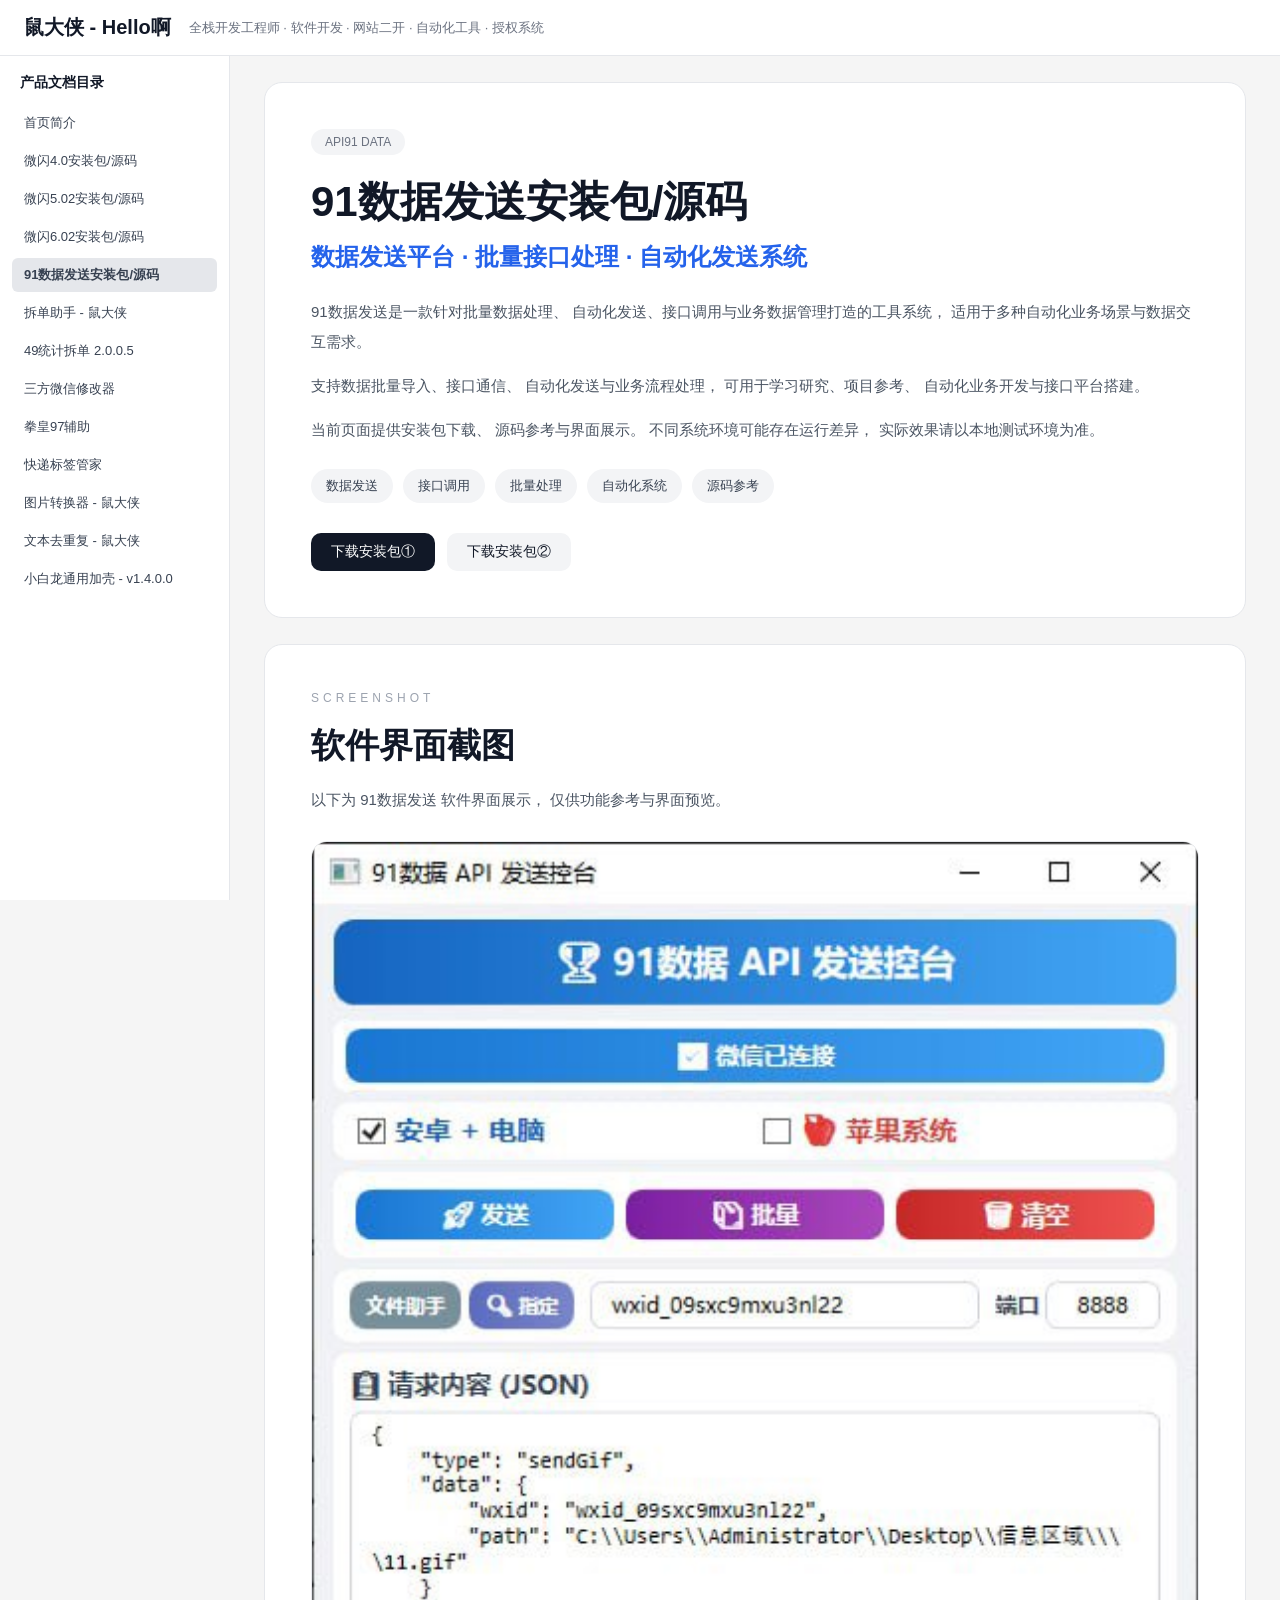
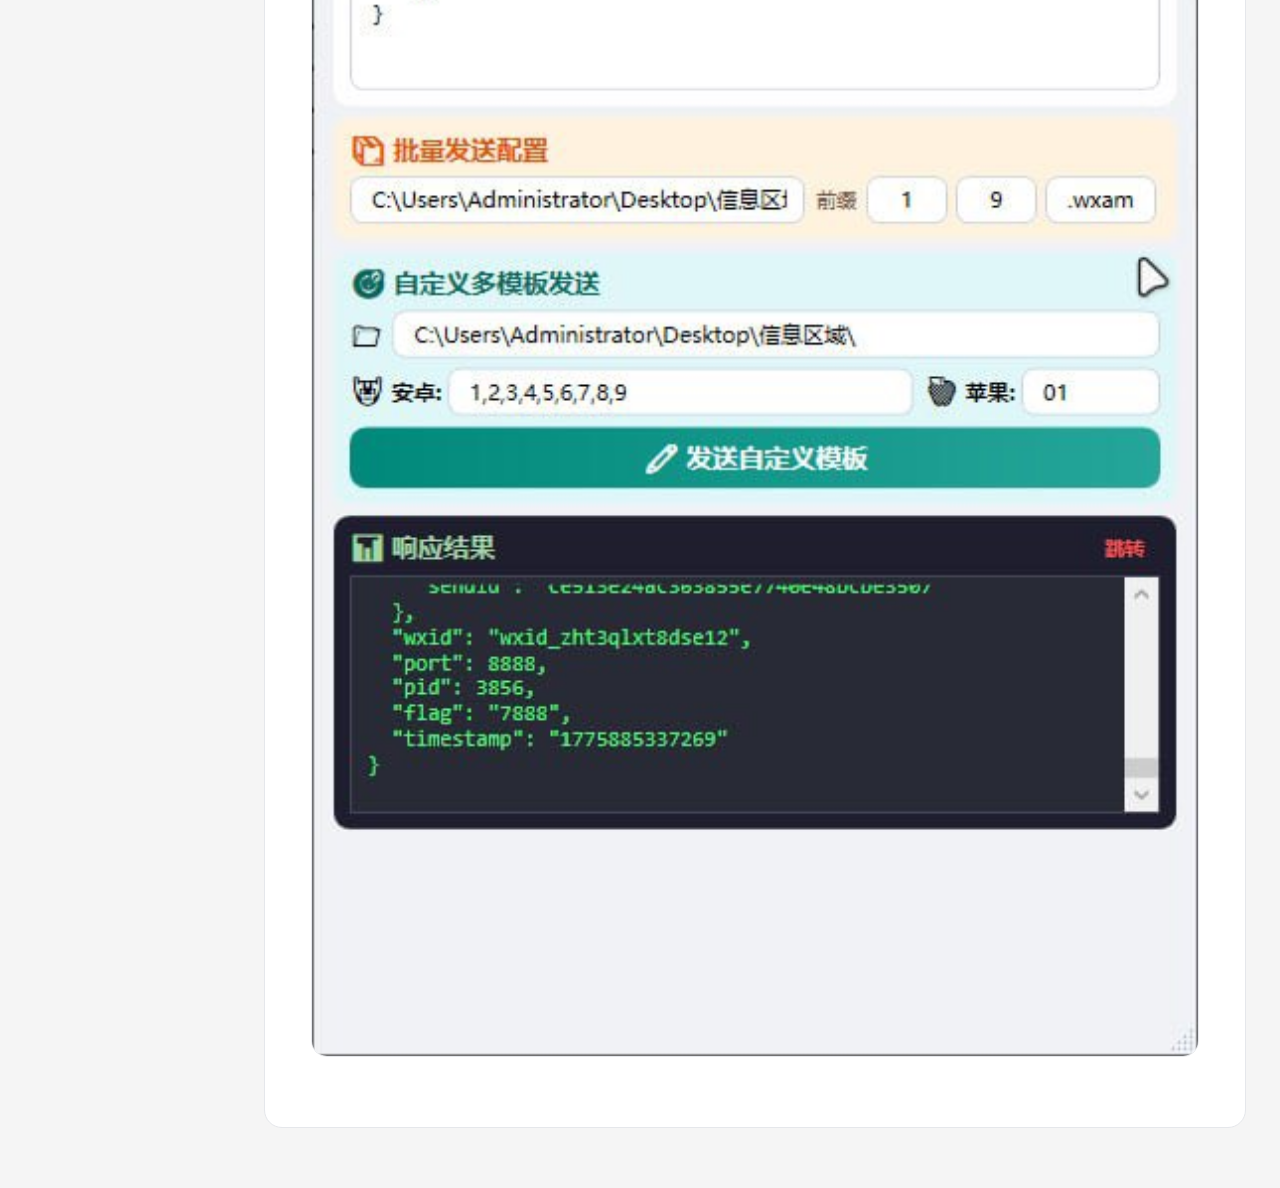
<file: pages/api91/index.html>
<!DOCTYPE html>
<html lang="zh-CN">

<head>
<meta charset="UTF-8">
<meta name="viewport" content="width=device-width, initial-scale=1.0">

<title>91数据发送安装包/源码 - 鼠大侠</title>

<link rel="stylesheet" href="../../assets/css/style.css">

</head>

<body>

<script src="../../assets/js/layout.js"></script>

<div class="main">

    <!-- 顶部介绍 -->

    <div class="page-card">

        <div class="page-label">
            API91 DATA
        </div>

        <h1 class="page-title">
            91数据发送安装包/源码
        </h1>

        <h2 class="page-subtitle">
            数据发送平台 · 批量接口处理 · 自动化发送系统
        </h2>

        <p class="page-desc">
            91数据发送是一款针对批量数据处理、
            自动化发送、接口调用与业务数据管理打造的工具系统，
            适用于多种自动化业务场景与数据交互需求。
        </p>

        <p class="page-desc">
            支持数据批量导入、接口通信、
            自动化发送与业务流程处理，
            可用于学习研究、项目参考、
            自动化业务开发与接口平台搭建。
        </p>

        <p class="page-desc">
            当前页面提供安装包下载、
            源码参考与界面展示。
            不同系统环境可能存在运行差异，
            实际效果请以本地测试环境为准。
        </p>

        <div class="tag-list">

            <span>数据发送</span>
            <span>接口调用</span>
            <span>批量处理</span>
            <span>自动化系统</span>
            <span>源码参考</span>

        </div>

        <div class="btn-group">

            <a class="btn btn-dark"
               target="_blank"
               href="https://shudaxia.lanzn.com/iKM5Q3p8lpad">
               下载安装包①
            </a>

            <a class="btn btn-light"
               target="_blank"
               href="https://shudaxia.lanzn.com/iGYqo3p8lsub">
               下载安装包②
            </a>

        </div>

    </div>

    <!-- 截图 -->

    <div class="page-card">

        <div class="section-label">
            SCREENSHOT
        </div>

        <h2 class="section-title">
            软件界面截图
        </h2>

        <p class="section-desc">
            以下为 91数据发送 软件界面展示，
            仅供功能参考与界面预览。
        </p>

        <img class="preview-img"
             src="./1c07c6b404d744dd912315c82ca786d.png">

    </div>

</div>

</body>

</html>
</file>
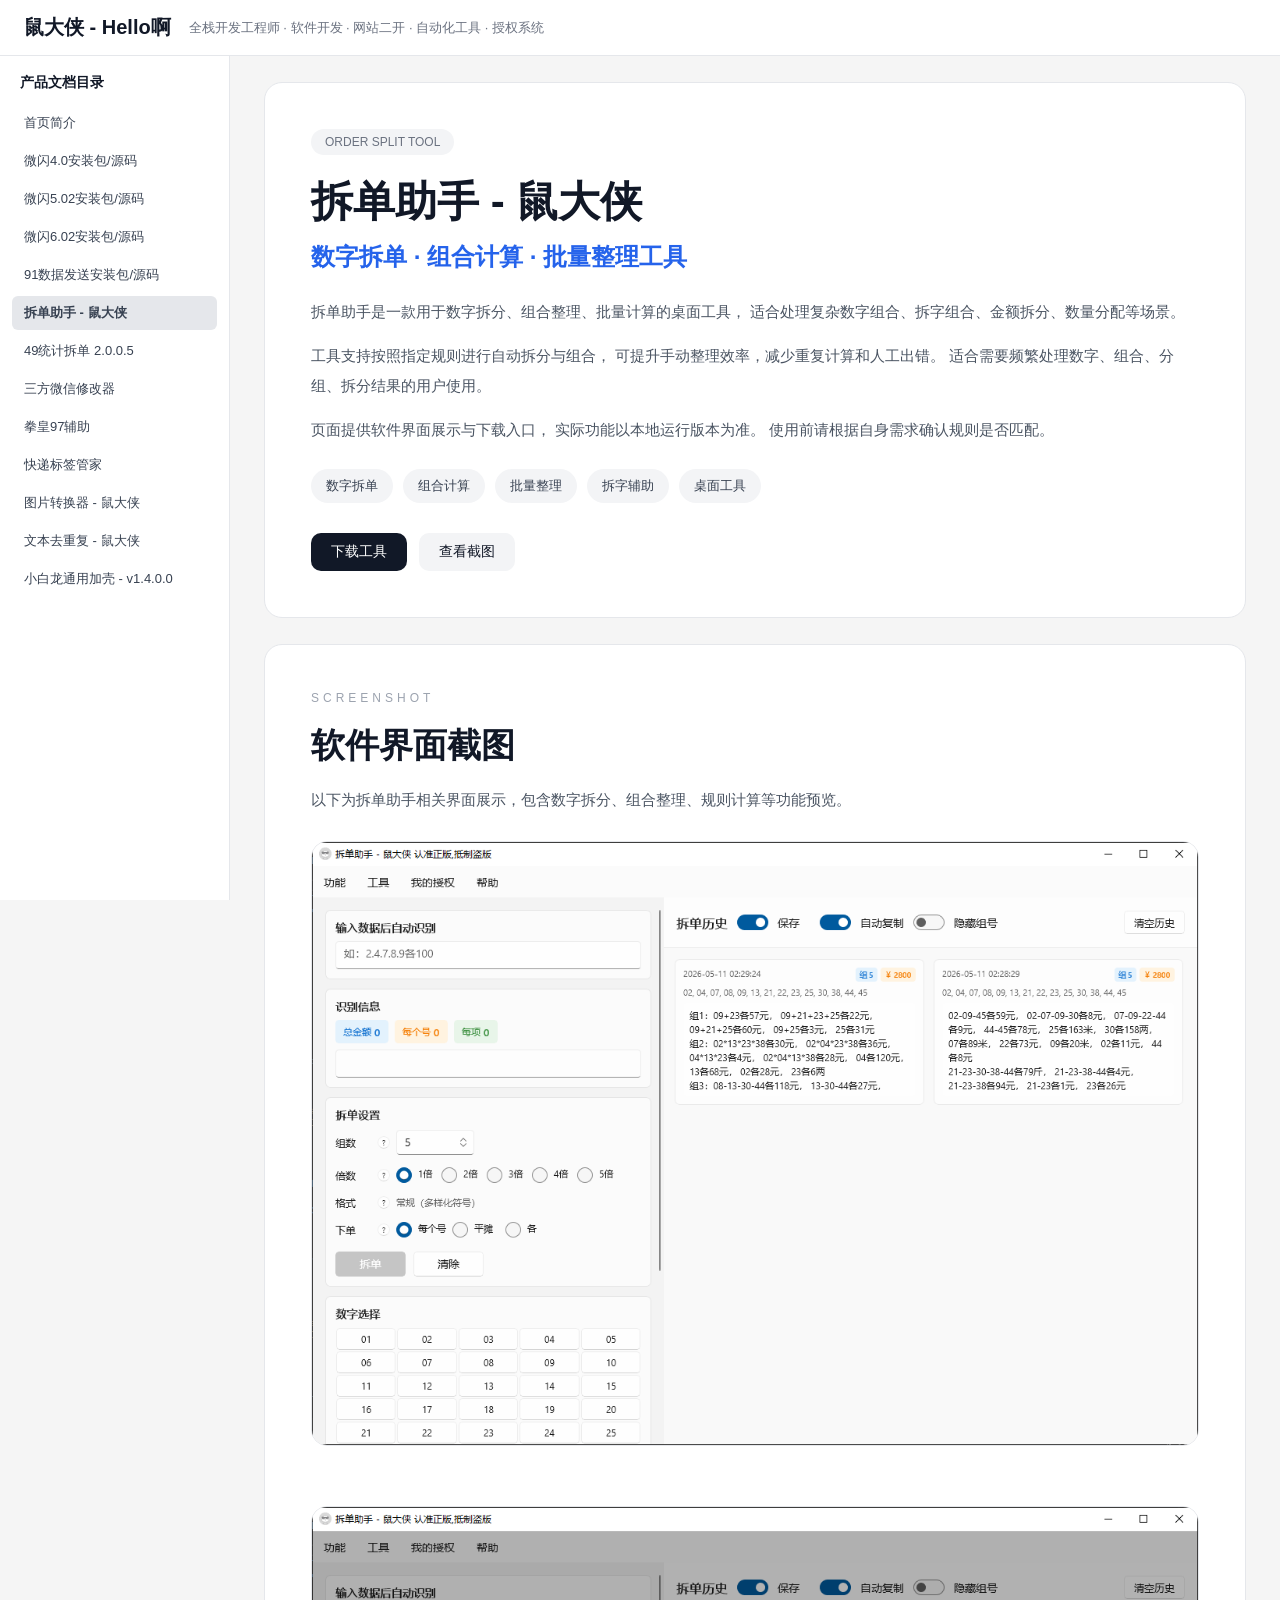
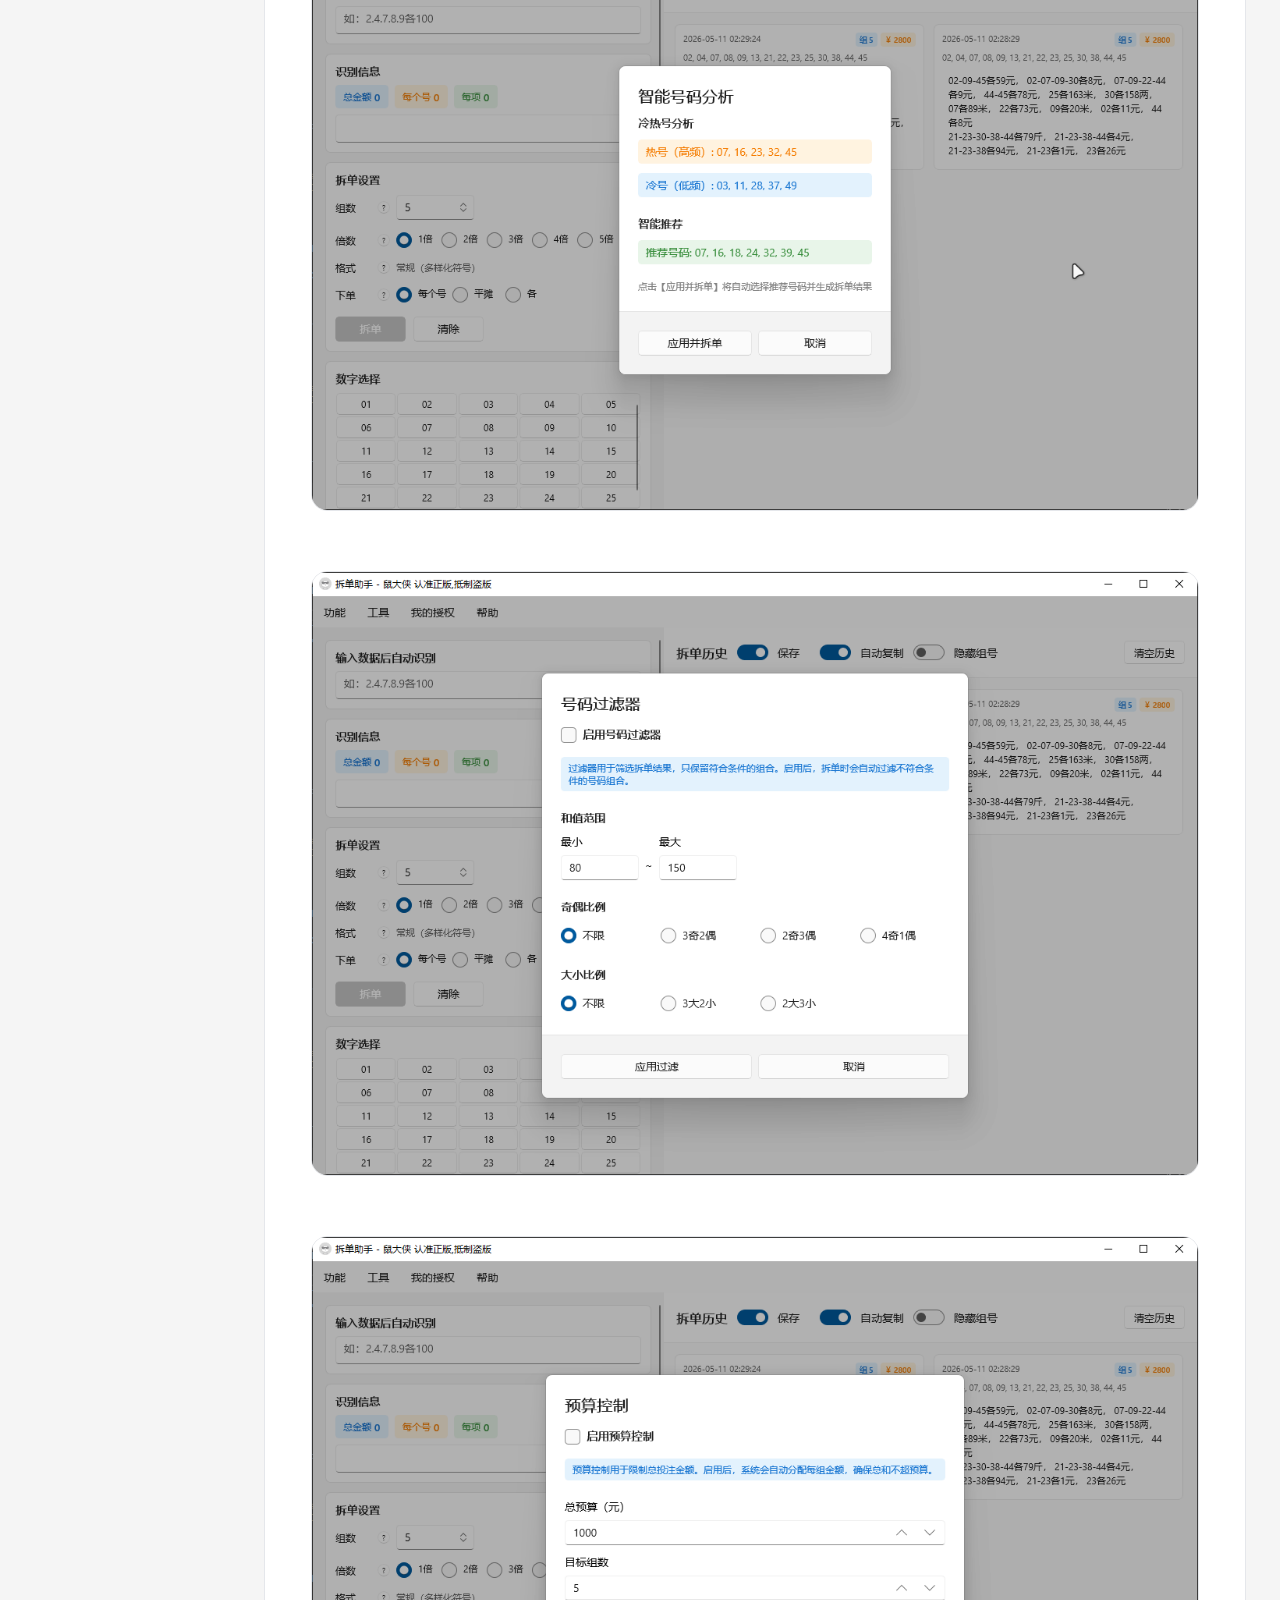
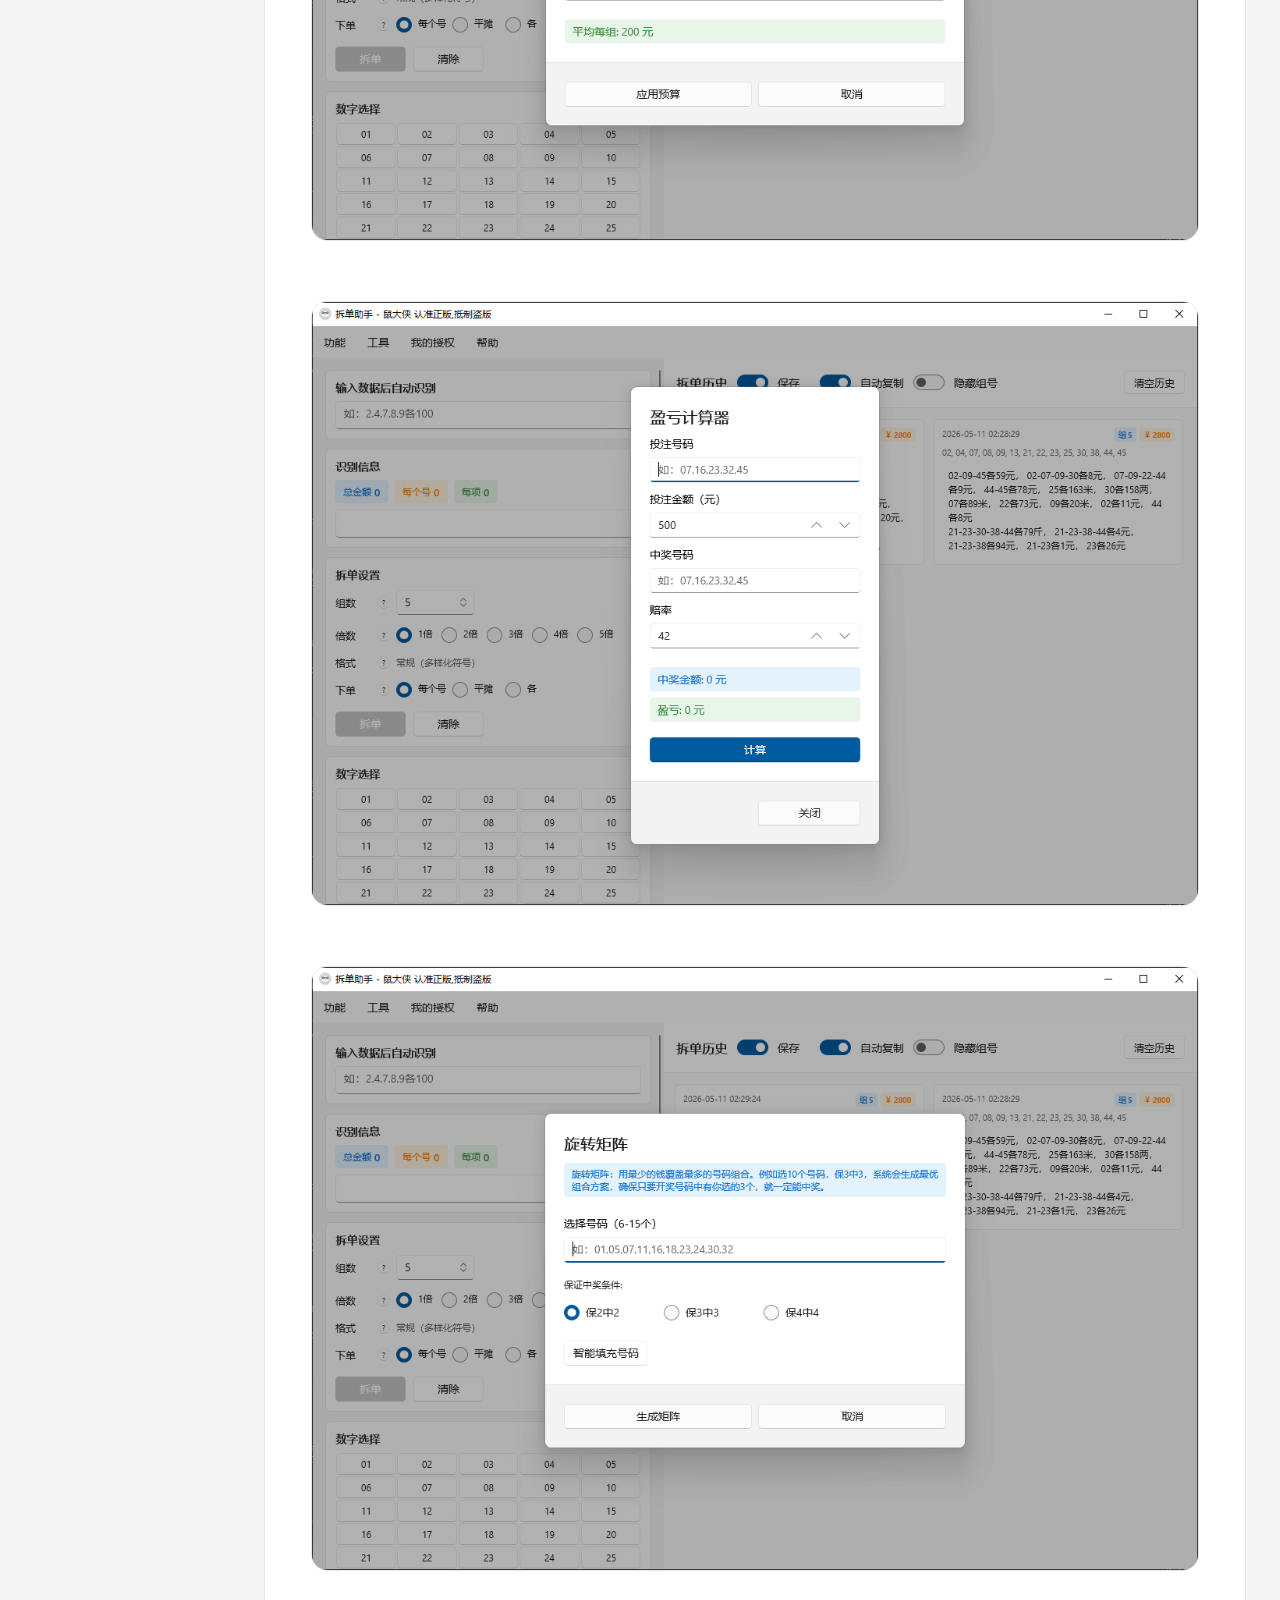
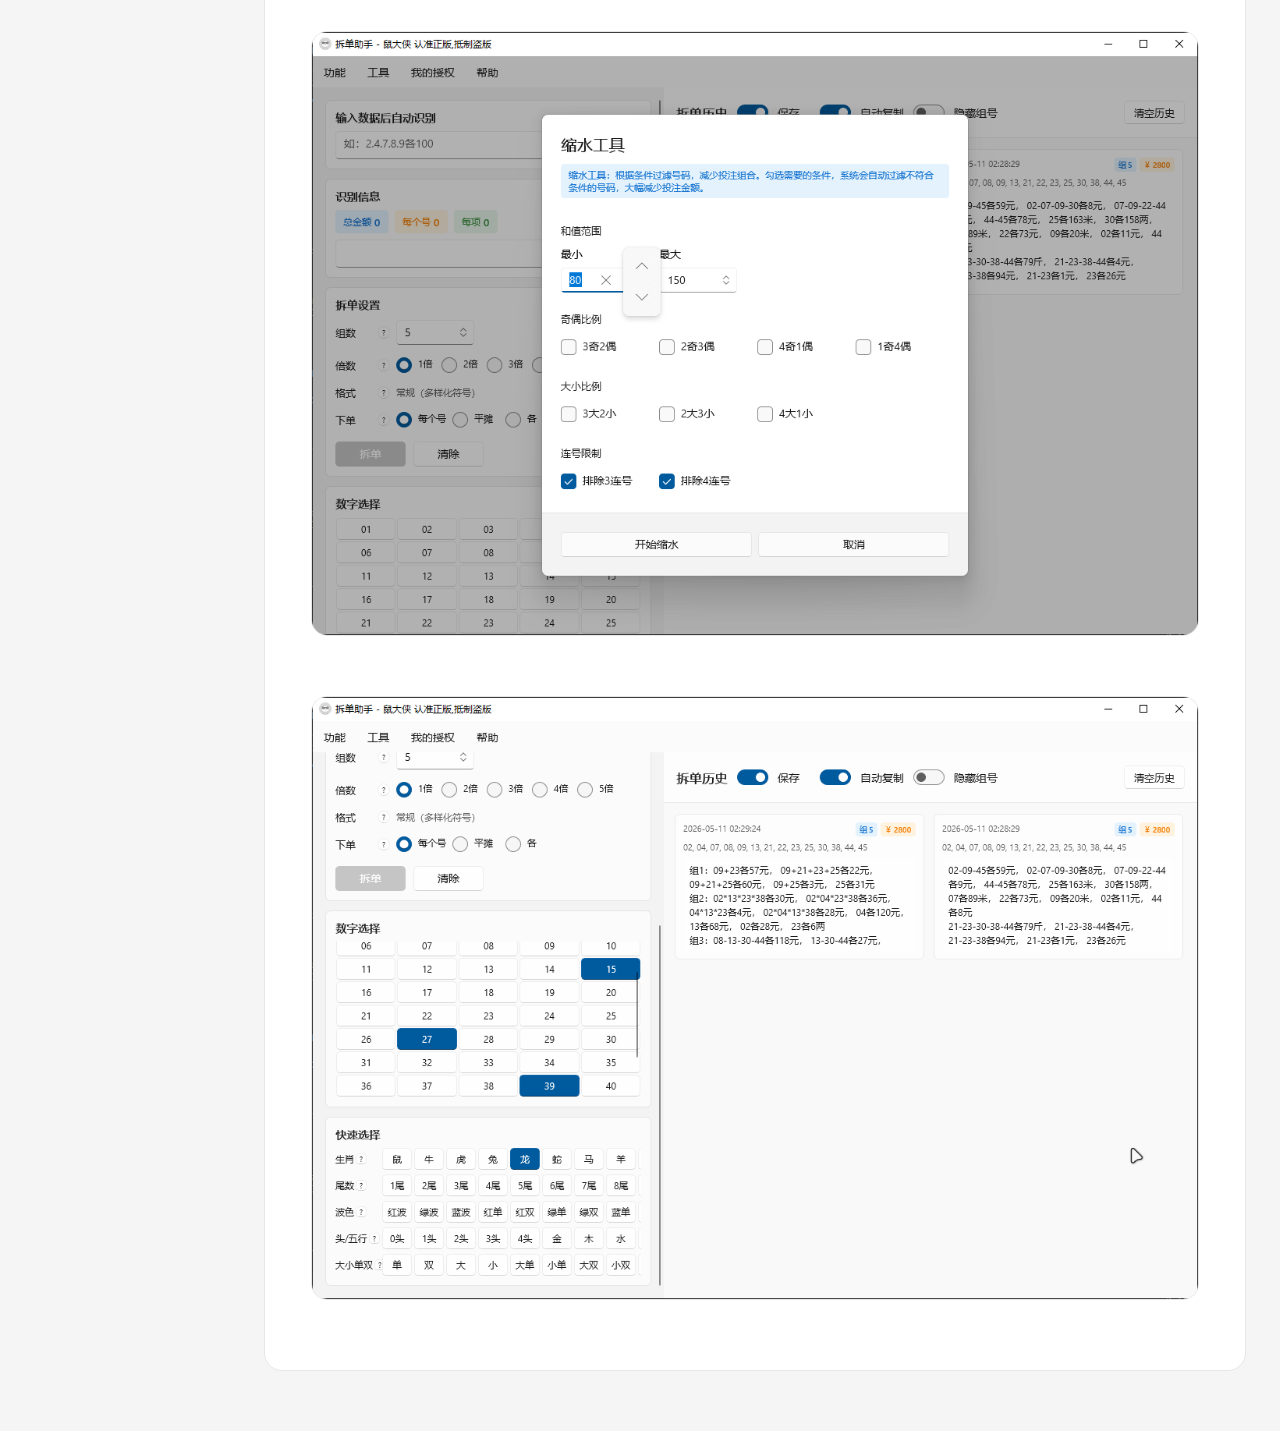
<file: pages/chaidan/index.html>
<!DOCTYPE html>
<html lang="zh-CN">

<head>
<meta charset="UTF-8">
<meta name="viewport" content="width=device-width, initial-scale=1.0">

<title>拆单助手 - 鼠大侠</title>

<link rel="stylesheet" href="../../assets/css/style.css">

</head>

<body>

<script src="../../assets/js/layout.js"></script>

<div class="main">

    <div class="page-card">

        <div class="page-label">
            ORDER SPLIT TOOL
        </div>

        <h1 class="page-title">
            拆单助手 - 鼠大侠
        </h1>

        <h2 class="page-subtitle">
            数字拆单 · 组合计算 · 批量整理工具
        </h2>

        <p class="page-desc">
            拆单助手是一款用于数字拆分、组合整理、批量计算的桌面工具，
            适合处理复杂数字组合、拆字组合、金额拆分、数量分配等场景。
        </p>

        <p class="page-desc">
            工具支持按照指定规则进行自动拆分与组合，
            可提升手动整理效率，减少重复计算和人工出错。
            适合需要频繁处理数字、组合、分组、拆分结果的用户使用。
        </p>

        <p class="page-desc">
            页面提供软件界面展示与下载入口，
            实际功能以本地运行版本为准。
            使用前请根据自身需求确认规则是否匹配。
        </p>

        <div class="tag-list">
            <span>数字拆单</span>
            <span>组合计算</span>
            <span>批量整理</span>
            <span>拆字辅助</span>
            <span>桌面工具</span>
        </div>

        <div class="btn-group">
            <a class="btn btn-dark"
               target="_blank"
               href="https://shudaxia.lanzn.com/iXHmj3pavi8b">
               下载工具
            </a>

            <a class="btn btn-light" href="#preview">
               查看截图
            </a>
        </div>

    </div>

    <div class="page-card" id="preview">

        <div class="section-label">
            SCREENSHOT
        </div>

        <h2 class="section-title">
            软件界面截图
        </h2>

        <p class="section-desc">
            以下为拆单助手相关界面展示，包含数字拆分、组合整理、规则计算等功能预览。
        </p>

        <img class="preview-img" src="./7b06663fa6b8ceddfa51c3683a2b11d.png">
        <br><br>

        <img class="preview-img" src="./03cd70b0452e66597b88cd02fff29cb.png">
        <br><br>

        <img class="preview-img" src="./b714beb35974883c9c7cdd51101c78e.png">
        <br><br>

        <img class="preview-img" src="./0a7432f1990ad4864164f6501430667.png">
        <br><br>

        <img class="preview-img" src="./374dadc9eec0d840bb552199d5ac19b.png">
        <br><br>

        <img class="preview-img" src="./447e30594ab26e2df0c1b3ac81598cf.png">
        <br><br>

        <img class="preview-img" src="./959c71c46095df9684682c3adf9716b.png">
        <br><br>

        <img class="preview-img" src="./986aa005b4011fa0dc66adc247bf0fa.png">

    </div>

</div>

</body>

</html>
</file>
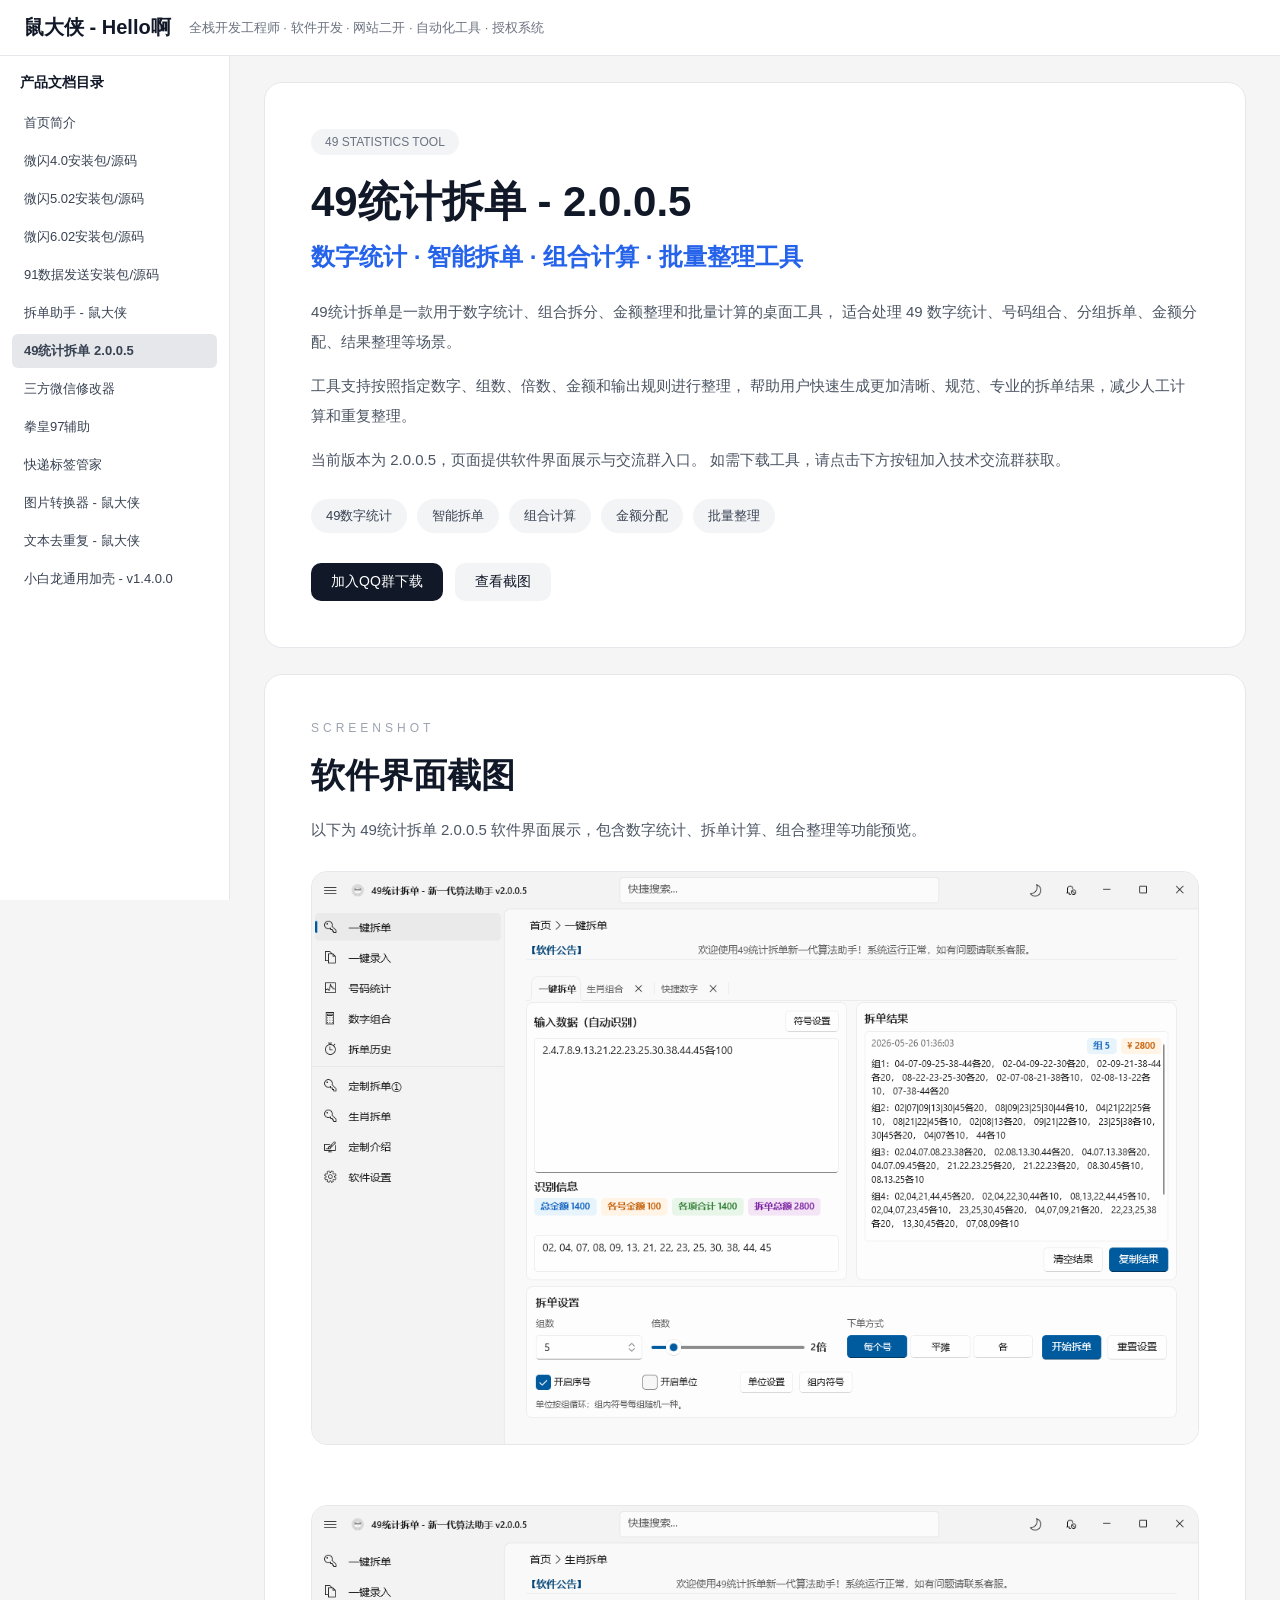
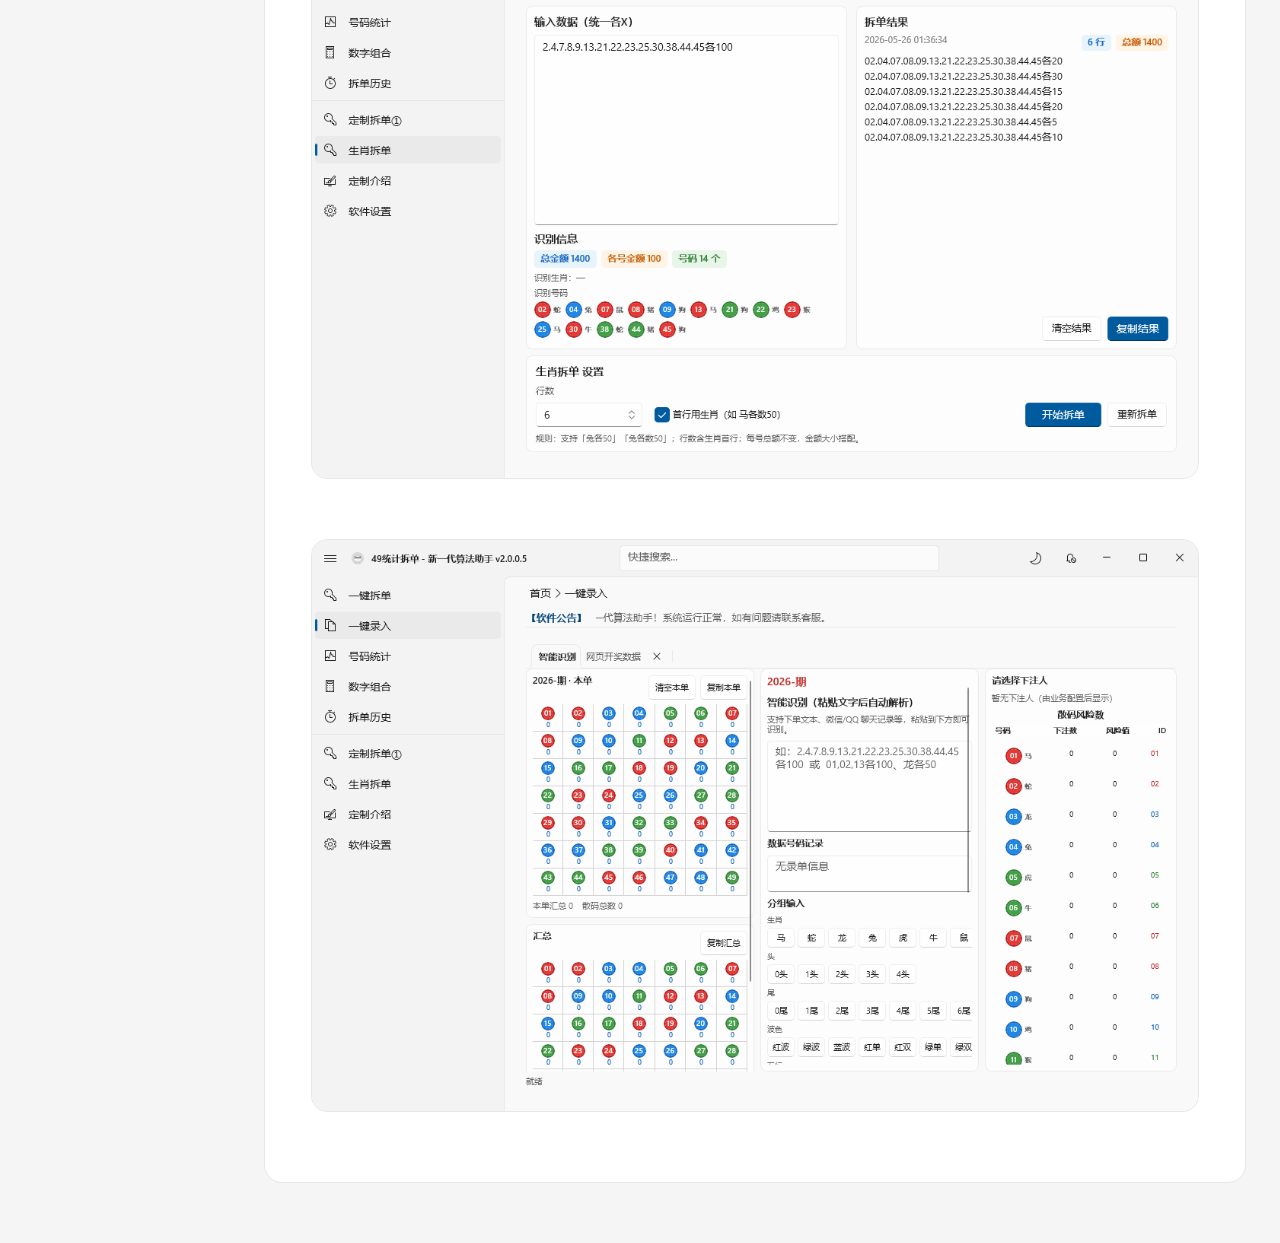
<file: pages/chaidan2/index.html>
<!DOCTYPE html>
<html lang="zh-CN">

<head>
<meta charset="UTF-8">
<meta name="viewport" content="width=device-width, initial-scale=1.0">

<title>49统计拆单 - 2.0.0.5</title>

<link rel="stylesheet" href="../../assets/css/style.css">
</head>

<body>

<script src="../../assets/js/layout.js"></script>

<div class="main">

    <div class="page-card">

        <div class="page-label">
            49 STATISTICS TOOL
        </div>

        <h1 class="page-title">
            49统计拆单 - 2.0.0.5
        </h1>

        <h2 class="page-subtitle">
            数字统计 · 智能拆单 · 组合计算 · 批量整理工具
        </h2>

        <p class="page-desc">
            49统计拆单是一款用于数字统计、组合拆分、金额整理和批量计算的桌面工具，
            适合处理 49 数字统计、号码组合、分组拆单、金额分配、结果整理等场景。
        </p>

        <p class="page-desc">
            工具支持按照指定数字、组数、倍数、金额和输出规则进行整理，
            帮助用户快速生成更加清晰、规范、专业的拆单结果，减少人工计算和重复整理。
        </p>

        <p class="page-desc">
            当前版本为 2.0.0.5，页面提供软件界面展示与交流群入口。
            如需下载工具，请点击下方按钮加入技术交流群获取。
        </p>

        <div class="tag-list">
            <span>49数字统计</span>
            <span>智能拆单</span>
            <span>组合计算</span>
            <span>金额分配</span>
            <span>批量整理</span>
        </div>

        <div class="btn-group">
            <a class="btn btn-dark"
               target="_blank"
               href="https://qm.qq.com/q/AfZ9i59kje">
               加入QQ群下载
            </a>

            <a class="btn btn-light" href="#preview">
               查看截图
            </a>
        </div>

    </div>

    <div class="page-card" id="preview">

        <div class="section-label">
            SCREENSHOT
        </div>

        <h2 class="section-title">
            软件界面截图
        </h2>

        <p class="section-desc">
            以下为 49统计拆单 2.0.0.5 软件界面展示，包含数字统计、拆单计算、组合整理等功能预览。
        </p>

        <img class="preview-img" src="./08d0ea824fee317dc35d38de61d88ce8.png">
        <br><br>

        <img class="preview-img" src="./f75916c4bd8258c0a18105061eb1b7f8.png">
        <br><br>

        <img class="preview-img" src="./f7f4ca7950a17372c135e7dbcf60b4d9.png">

    </div>

</div>

</body>

</html>
</file>
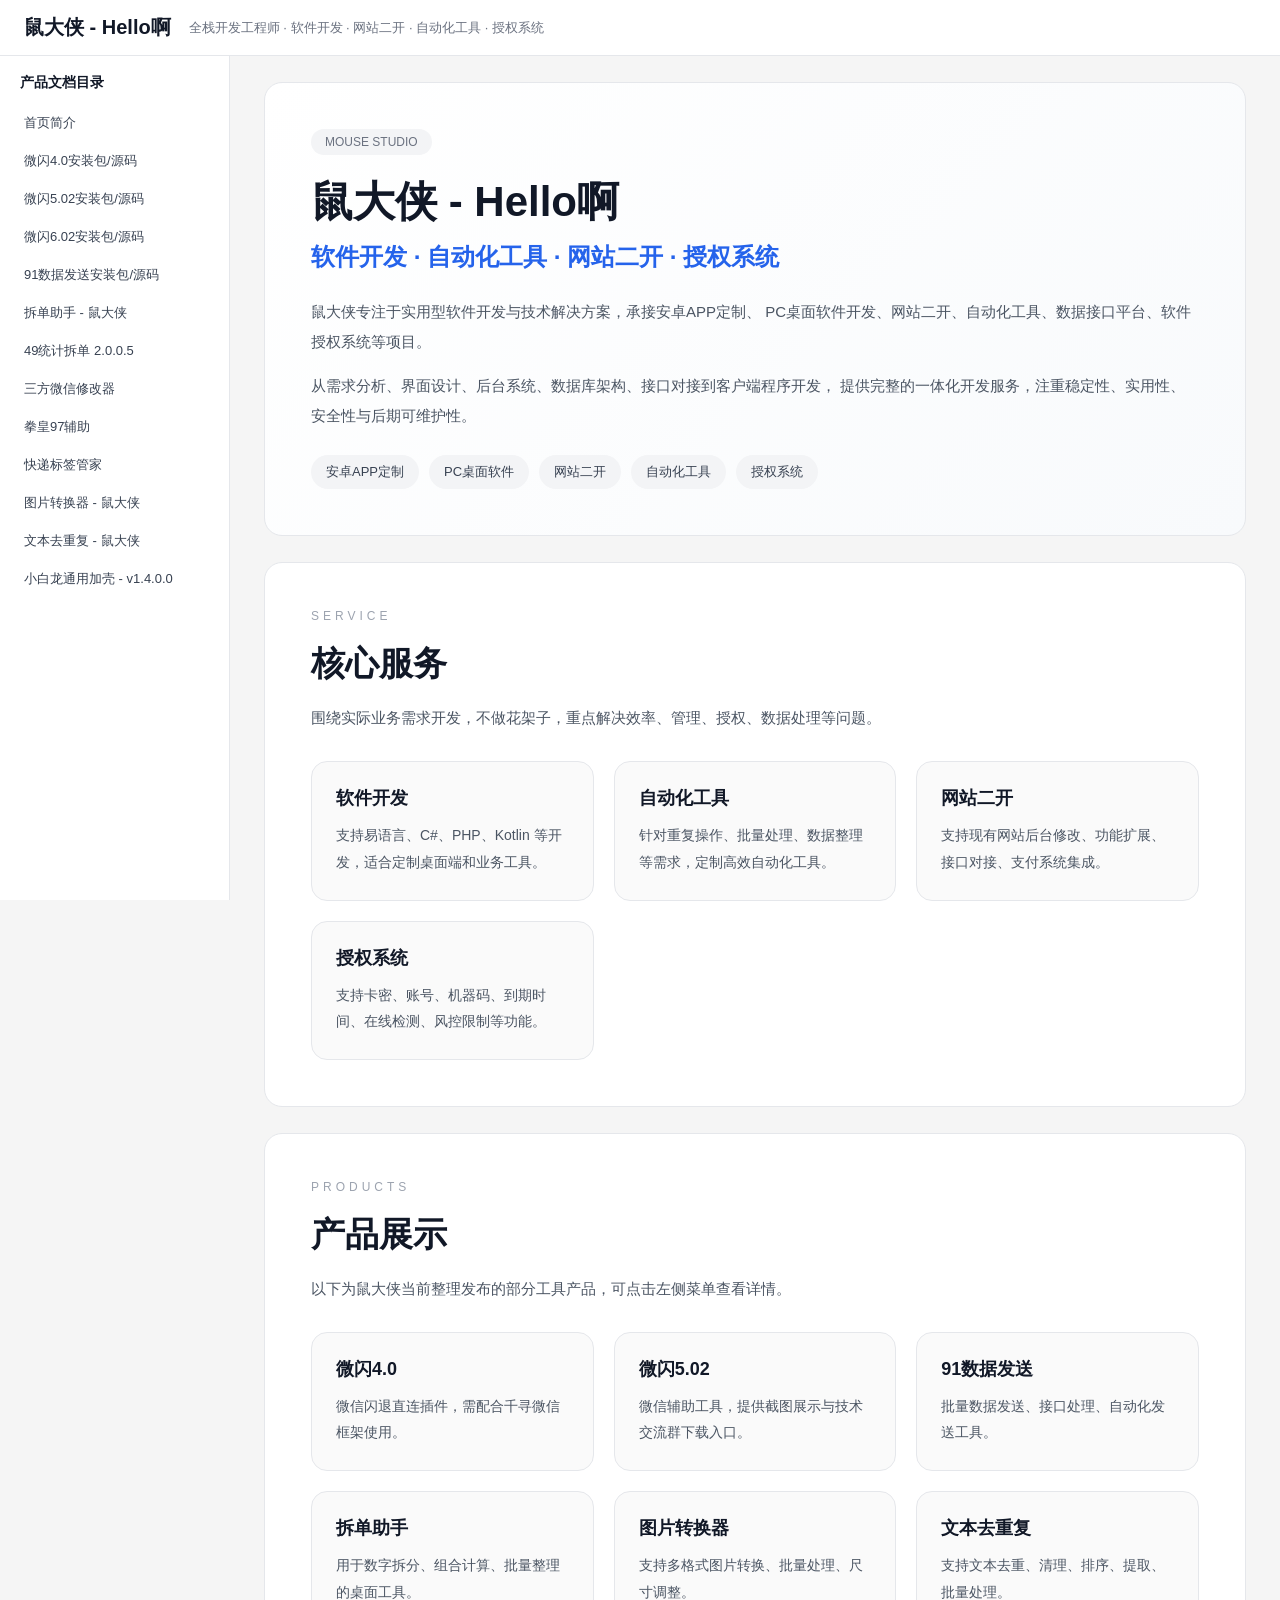
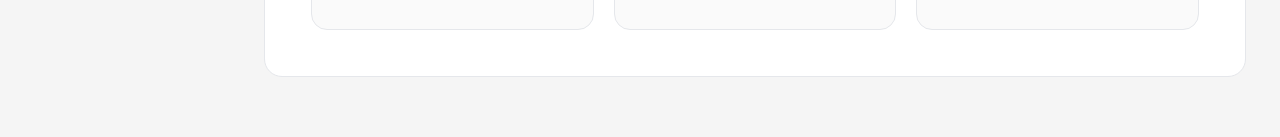
<file: pages/home/index.html>
<!DOCTYPE html>
<html lang="zh-CN">
<head>
<meta charset="UTF-8">
<meta name="viewport" content="width=device-width, initial-scale=1.0">
<title>鼠大侠 - Hello啊</title>
<link rel="stylesheet" href="../../assets/css/style.css">
</head>

<body>
<script src="../../assets/js/layout.js"></script>

<div class="main">

    <div class="page-card" style="background:linear-gradient(135deg,#ffffff,#f8fafc);">
        <div class="page-label">MOUSE STUDIO</div>

        <h1 class="page-title">鼠大侠 - Hello啊</h1>

        <h2 class="page-subtitle">软件开发 · 自动化工具 · 网站二开 · 授权系统</h2>

        <p class="page-desc">
            鼠大侠专注于实用型软件开发与技术解决方案，承接安卓APP定制、
            PC桌面软件开发、网站二开、自动化工具、数据接口平台、软件授权系统等项目。
        </p>

        <p class="page-desc">
            从需求分析、界面设计、后台系统、数据库架构、接口对接到客户端程序开发，
            提供完整的一体化开发服务，注重稳定性、实用性、安全性与后期可维护性。
        </p>

        <div class="tag-list">
            <span>安卓APP定制</span>
            <span>PC桌面软件</span>
            <span>网站二开</span>
            <span>自动化工具</span>
            <span>授权系统</span>
        </div>
    </div>

    <div class="page-card">
        <div class="section-label">SERVICE</div>

        <h2 class="section-title">核心服务</h2>

        <p class="section-desc">
            围绕实际业务需求开发，不做花架子，重点解决效率、管理、授权、数据处理等问题。
        </p>

        <div class="home-grid">
            <div class="home-item">
                <h3>软件开发</h3>
                <p>支持易语言、C#、PHP、Kotlin 等开发，适合定制桌面端和业务工具。</p>
            </div>

            <div class="home-item">
                <h3>自动化工具</h3>
                <p>针对重复操作、批量处理、数据整理等需求，定制高效自动化工具。</p>
            </div>

            <div class="home-item">
                <h3>网站二开</h3>
                <p>支持现有网站后台修改、功能扩展、接口对接、支付系统集成。</p>
            </div>

            <div class="home-item">
                <h3>授权系统</h3>
                <p>支持卡密、账号、机器码、到期时间、在线检测、风控限制等功能。</p>
            </div>
        </div>
    </div>

    <div class="page-card">
        <div class="section-label">PRODUCTS</div>

        <h2 class="section-title">产品展示</h2>

        <p class="section-desc">
            以下为鼠大侠当前整理发布的部分工具产品，可点击左侧菜单查看详情。
        </p>

        <div class="home-grid">
            <div class="home-item">
                <h3>微闪4.0</h3>
                <p>微信闪退直连插件，需配合千寻微信框架使用。</p>
            </div>

            <div class="home-item">
                <h3>微闪5.02</h3>
                <p>微信辅助工具，提供截图展示与技术交流群下载入口。</p>
            </div>

            <div class="home-item">
                <h3>91数据发送</h3>
                <p>批量数据发送、接口处理、自动化发送工具。</p>
            </div>

            <div class="home-item">
                <h3>拆单助手</h3>
                <p>用于数字拆分、组合计算、批量整理的桌面工具。</p>
            </div>

            <div class="home-item">
                <h3>图片转换器</h3>
                <p>支持多格式图片转换、批量处理、尺寸调整。</p>
            </div>

            <div class="home-item">
                <h3>文本去重复</h3>
                <p>支持文本去重、清理、排序、提取、批量处理。</p>
            </div>
        </div>
    </div>

</div>

</body>
</html>
</file>
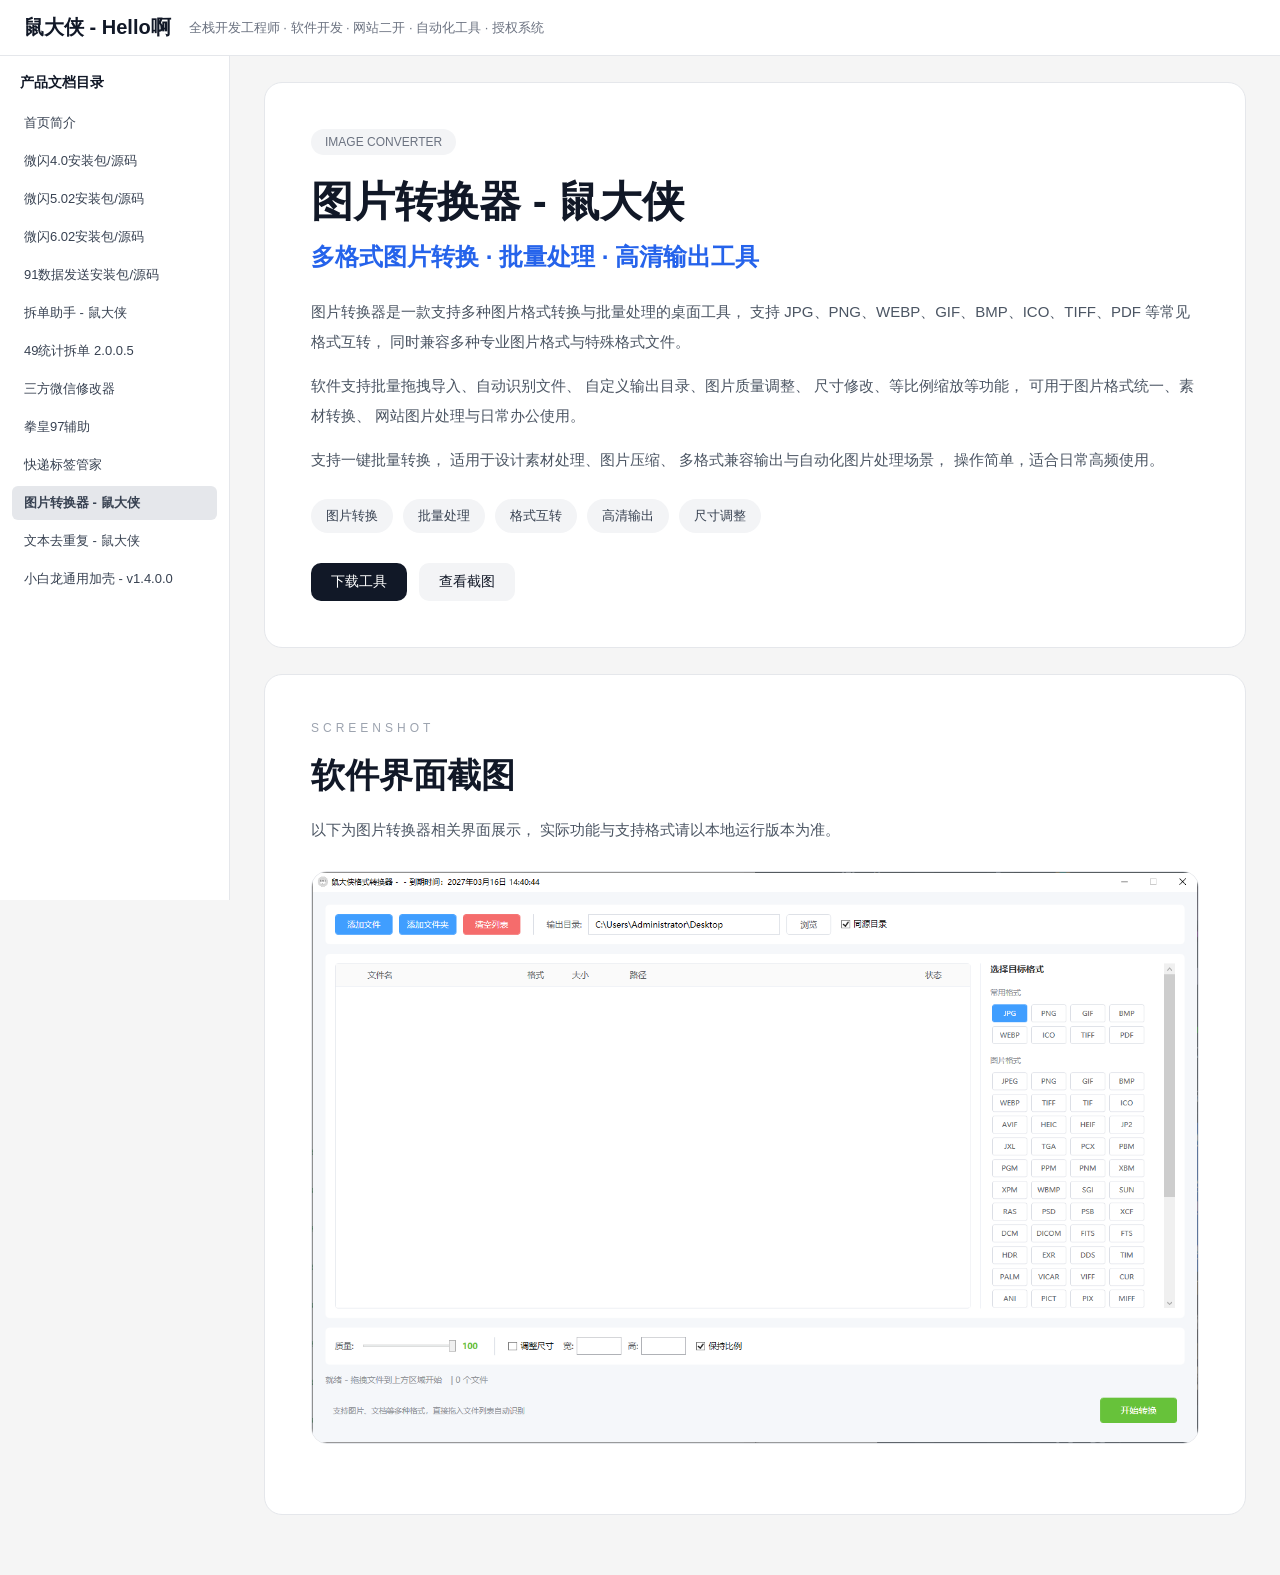
<file: pages/imgconvert/index.html>
<!DOCTYPE html>
<html lang="zh-CN">

<head>
<meta charset="UTF-8">
<meta name="viewport" content="width=device-width, initial-scale=1.0">

<title>图片转换器 - 鼠大侠</title>

<link rel="stylesheet" href="../../assets/css/style.css">

</head>

<body>

<script src="../../assets/js/layout.js"></script>

<div class="main">

    <!-- 顶部介绍 -->

    <div class="page-card">

        <div class="page-label">
            IMAGE CONVERTER
        </div>

        <h1 class="page-title">
            图片转换器 - 鼠大侠
        </h1>

        <h2 class="page-subtitle">
            多格式图片转换 · 批量处理 · 高清输出工具
        </h2>

        <p class="page-desc">
            图片转换器是一款支持多种图片格式转换与批量处理的桌面工具，
            支持 JPG、PNG、WEBP、GIF、BMP、ICO、TIFF、PDF 等常见格式互转，
            同时兼容多种专业图片格式与特殊格式文件。
        </p>

        <p class="page-desc">
            软件支持批量拖拽导入、自动识别文件、
            自定义输出目录、图片质量调整、
            尺寸修改、等比例缩放等功能，
            可用于图片格式统一、素材转换、
            网站图片处理与日常办公使用。
        </p>

        <p class="page-desc">
            支持一键批量转换，
            适用于设计素材处理、图片压缩、
            多格式兼容输出与自动化图片处理场景，
            操作简单，适合日常高频使用。
        </p>

        <div class="tag-list">

            <span>图片转换</span>
            <span>批量处理</span>
            <span>格式互转</span>
            <span>高清输出</span>
            <span>尺寸调整</span>

        </div>

        <div class="btn-group">

            <a class="btn btn-dark"
               target="_blank"
               href="https://shudaxia.lanzn.com/ivlf33fmrk3g">
               下载工具
            </a>

            <a class="btn btn-light"
               href="#preview">
               查看截图
            </a>

        </div>

    </div>

    <!-- 截图 -->

    <div class="page-card" id="preview">

        <div class="section-label">
            SCREENSHOT
        </div>

        <h2 class="section-title">
            软件界面截图
        </h2>

        <p class="section-desc">
            以下为图片转换器相关界面展示，
            实际功能与支持格式请以本地运行版本为准。
        </p>

        <img class="preview-img"
             src="./04dd22df9aa0bdba1c64e51db16fb8e.png">

    </div>

</div>

</body>

</html>
</file>
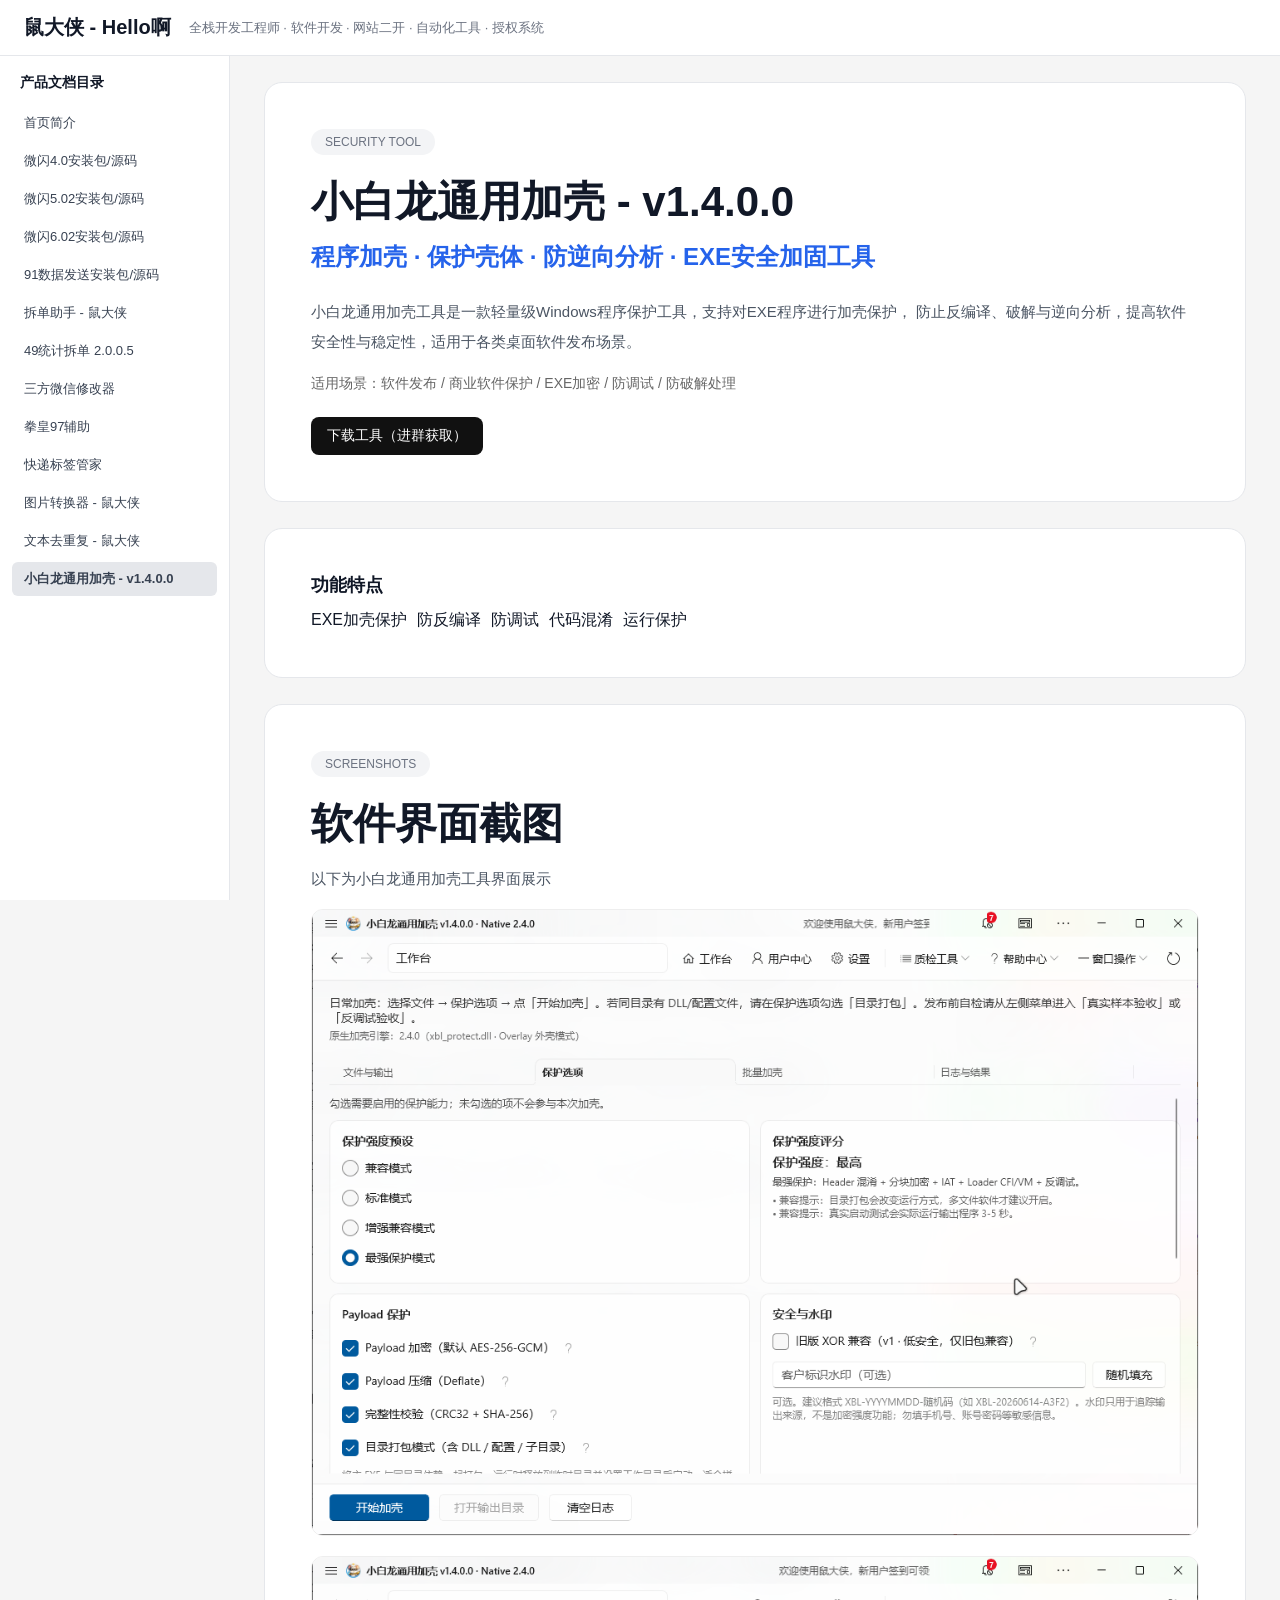
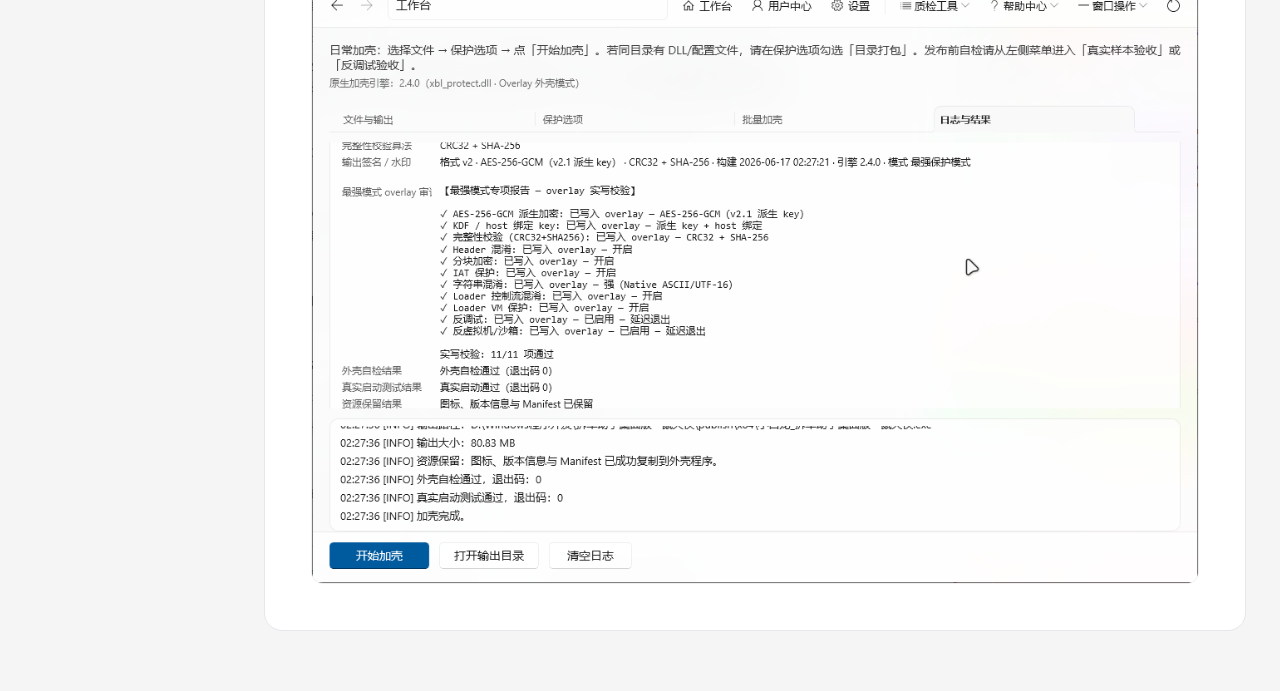
<file: pages/jiakejiami/index.html>
<!DOCTYPE html>
<html lang="zh-CN">

<head>
<meta charset="UTF-8">
<meta name="viewport" content="width=device-width, initial-scale=1.0">

<title>小白龙通用加壳 - 鼠大侠</title>

<link rel="stylesheet" href="../../assets/css/style.css">
</head>

<body>

<script src="../../assets/js/layout.js"></script>

<div class="main">

    <!-- 页面头部 -->
    <div class="page-card">

        <div class="page-label">
            SECURITY TOOL
        </div>

        <h1 class="page-title">
            小白龙通用加壳 - v1.4.0.0
        </h1>

        <h2 class="page-subtitle">
            程序加壳 · 保护壳体 · 防逆向分析 · EXE安全加固工具
        </h2>

        <p class="page-desc">
            小白龙通用加壳工具是一款轻量级Windows程序保护工具，支持对EXE程序进行加壳保护，
            防止反编译、破解与逆向分析，提高软件安全性与稳定性，适用于各类桌面软件发布场景。
        </p>

        <div style="margin-top:10px;color:#666;font-size:14px;line-height:1.8;">
            适用场景：软件发布 / 商业软件保护 / EXE加密 / 防调试 / 防破解处理
        </div>

        <!-- 下载按钮 -->
        <div style="margin-top:20px; display:flex; gap:12px; flex-wrap:wrap;">

            <a href="https://qm.qq.com/q/DAxw9AvTXO"
               target="_blank"
               style="
               background:#111;
               color:#fff;
               padding:10px 16px;
               border-radius:8px;
               text-decoration:none;
               font-size:14px;">
               下载工具（进群获取）
            </a>

        </div>

    </div>

    <!-- 功能标签 -->
    <div class="page-card">

        <h2 class="page-title" style="font-size:18px;">
            功能特点
        </h2>

        <div style="display:flex;flex-wrap:wrap;gap:10px;margin-top:10px;">

            <span class="tag">EXE加壳保护</span>
            <span class="tag">防反编译</span>
            <span class="tag">防调试</span>
            <span class="tag">代码混淆</span>
            <span class="tag">运行保护</span>

        </div>

    </div>

    <!-- 截图展示 -->
    <div class="page-card">

        <div class="page-label">
            SCREENSHOTS
        </div>

        <h2 class="page-title">
            软件界面截图
        </h2>

        <p class="page-desc">
            以下为小白龙通用加壳工具界面展示
        </p>

        <div style="display:flex;flex-direction:column;gap:20px;margin-top:15px;">

            <img src="微信图片_20260617023054_50_168.png"
                 style="width:100%;border-radius:12px;border:1px solid #eee;">

            <img src="微信图片_20260617023054_51_168.png"
                 style="width:100%;border-radius:12px;border:1px solid #eee;">

        </div>

    </div>

</div>

</body>
</html>
</file>
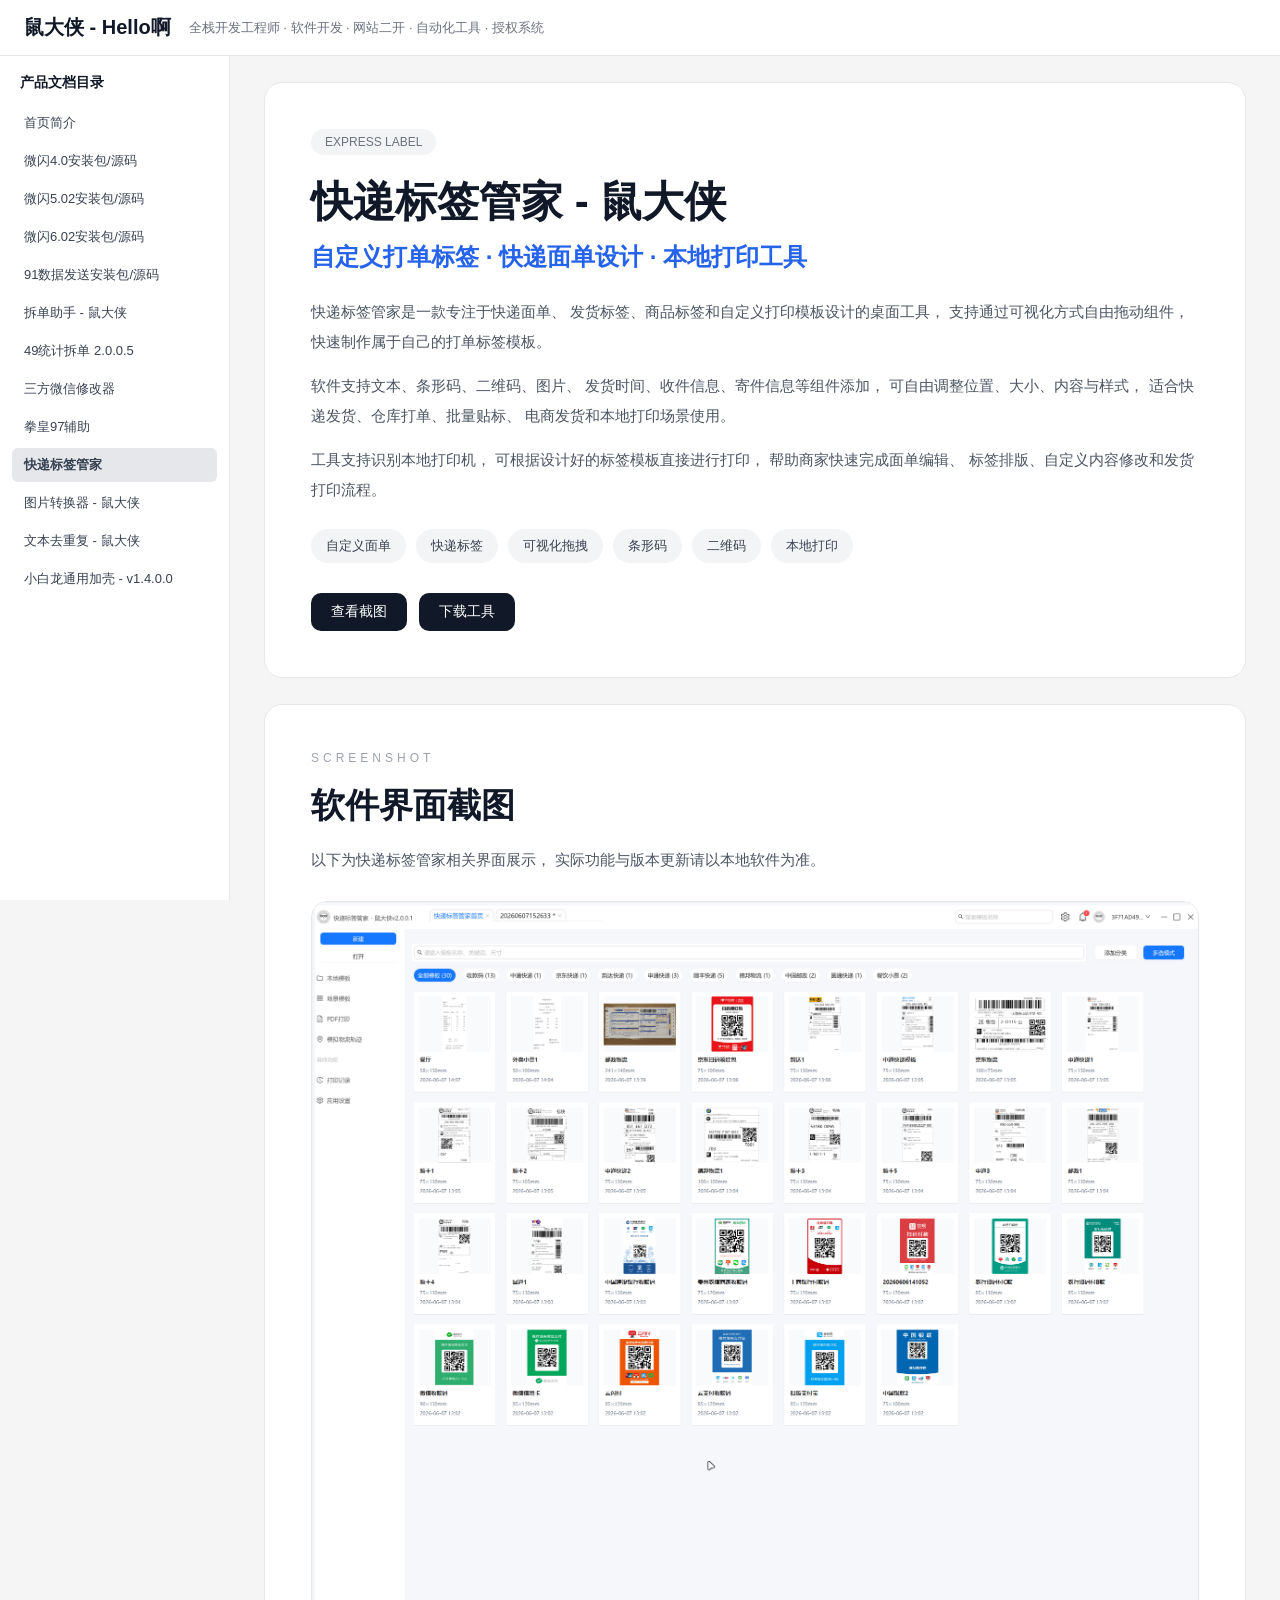
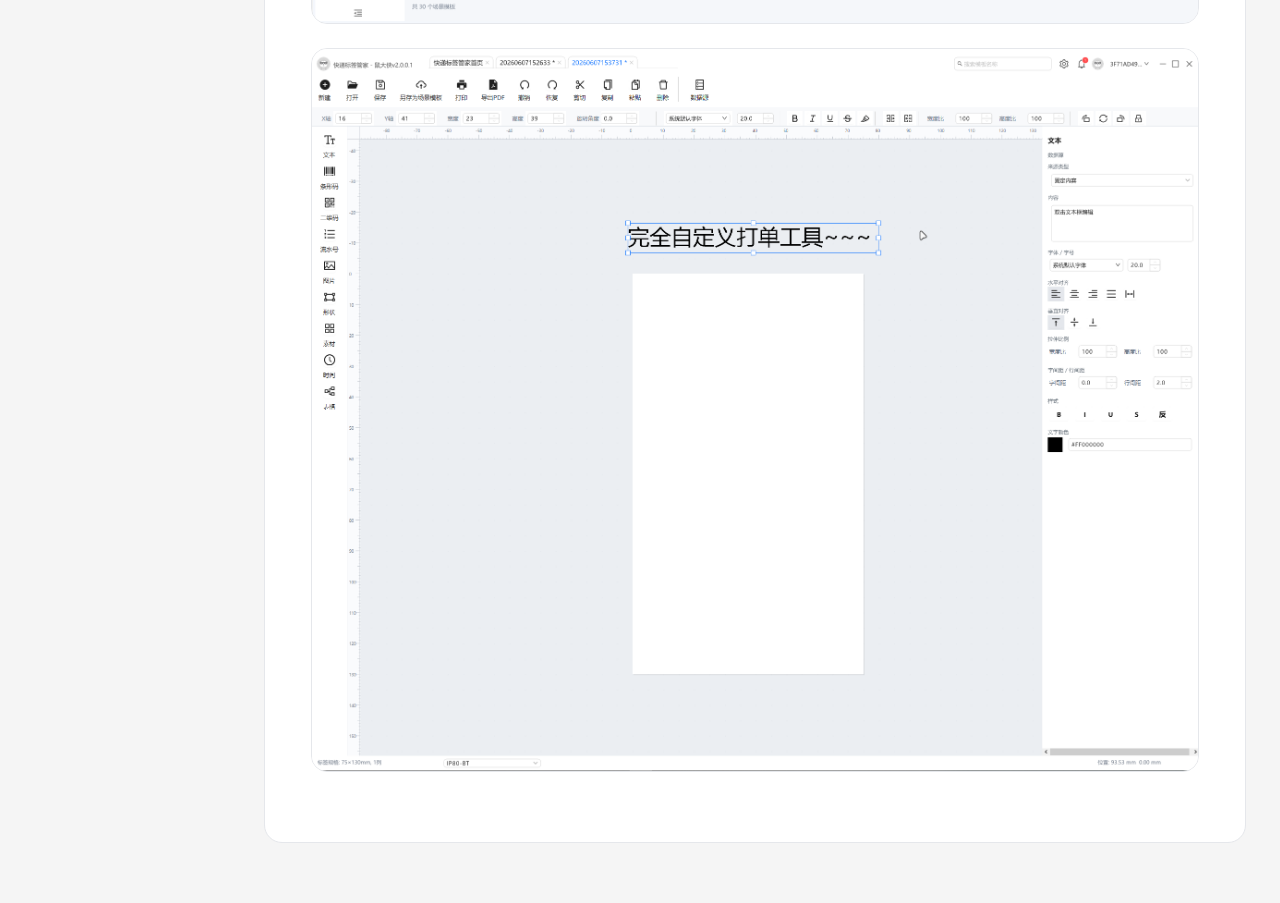
<file: pages/kuaidibiaoqianguanjia/index.html>
<!DOCTYPE html>
<html lang="zh-CN">

<head>
<meta charset="UTF-8">
<meta name="viewport" content="width=device-width, initial-scale=1.0">

<title>快递标签管家 - 鼠大侠</title>

<link rel="stylesheet" href="../../assets/css/style.css">

</head>

<body>

<script src="../../assets/js/layout.js"></script>

<div class="main">

    <div class="page-card">

        <div class="page-label">
            EXPRESS LABEL
        </div>

        <h1 class="page-title">
            快递标签管家 - 鼠大侠
        </h1>

        <h2 class="page-subtitle">
            自定义打单标签 · 快递面单设计 · 本地打印工具
        </h2>

        <p class="page-desc">
            快递标签管家是一款专注于快递面单、
            发货标签、商品标签和自定义打印模板设计的桌面工具，
            支持通过可视化方式自由拖动组件，
            快速制作属于自己的打单标签模板。
        </p>

        <p class="page-desc">
            软件支持文本、条形码、二维码、图片、
            发货时间、收件信息、寄件信息等组件添加，
            可自由调整位置、大小、内容与样式，
            适合快递发货、仓库打单、批量贴标、
            电商发货和本地打印场景使用。
        </p>

        <p class="page-desc">
            工具支持识别本地打印机，
            可根据设计好的标签模板直接进行打印，
            帮助商家快速完成面单编辑、
            标签排版、自定义内容修改和发货打印流程。
        </p>

        <div class="tag-list">

            <span>自定义面单</span>
            <span>快递标签</span>
            <span>可视化拖拽</span>
            <span>条形码</span>
            <span>二维码</span>
            <span>本地打印</span>

        </div>

        <div class="btn-group">

            <a class="btn btn-dark"
               href="#preview">
               查看截图
            </a>

            <a class="btn btn-dark"
               target="_blank"
               href="https://shudaxia.lanzn.com/izSK53rbd4fe">
               下载工具
            </a>

        </div>

    </div>

    <div class="page-card" id="preview">

        <div class="section-label">
            SCREENSHOT
        </div>

        <h2 class="section-title">
            软件界面截图
        </h2>

        <p class="section-desc">
            以下为快递标签管家相关界面展示，
            实际功能与版本更新请以本地软件为准。
        </p>

        <div class="img-grid">

            <img class="preview-img"
                 src="./e675072ee577eeadb703e50883af5fb4.png"
                 alt="快递标签管家界面截图">

            <img class="preview-img"
                 src="./231b497c78127fdfb2f6c152afea586c.png"
                 alt="快递标签管家界面截图">

        </div>

    </div>

</div>

</body>

</html>
</file>
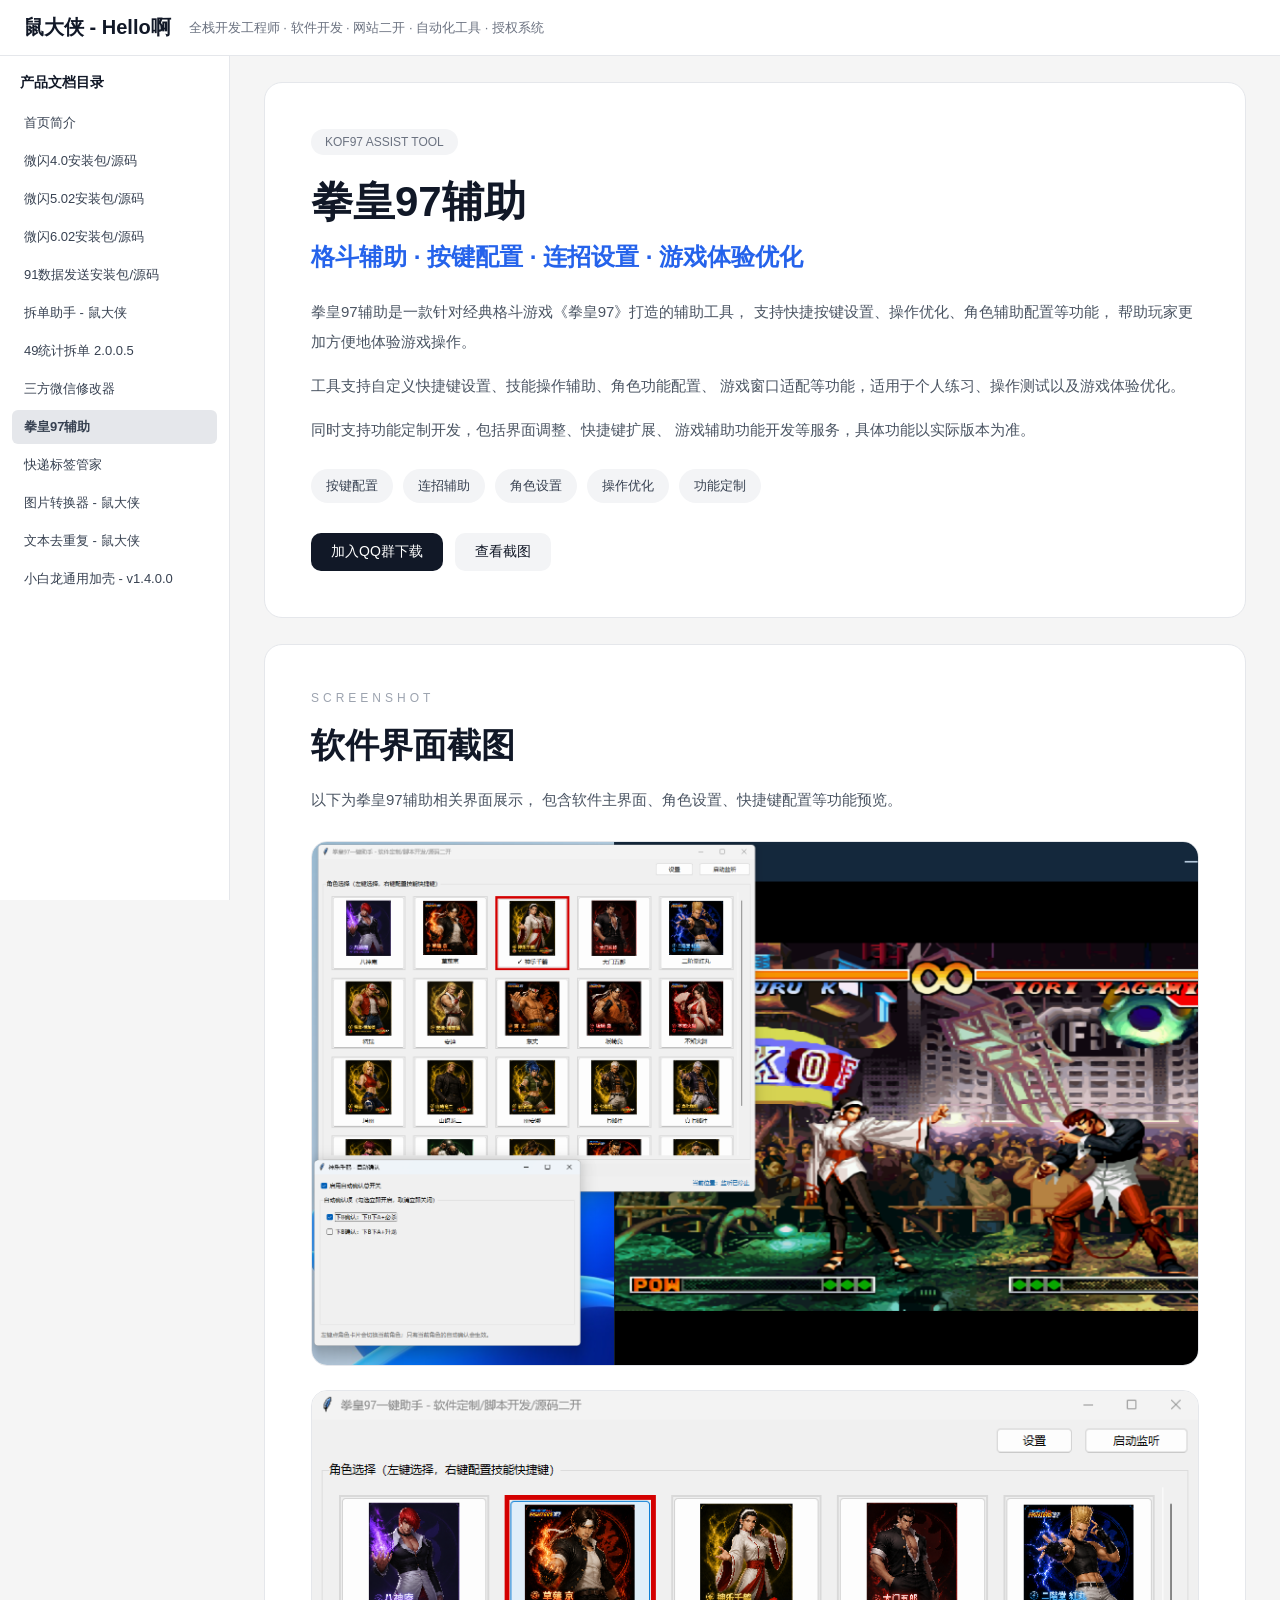
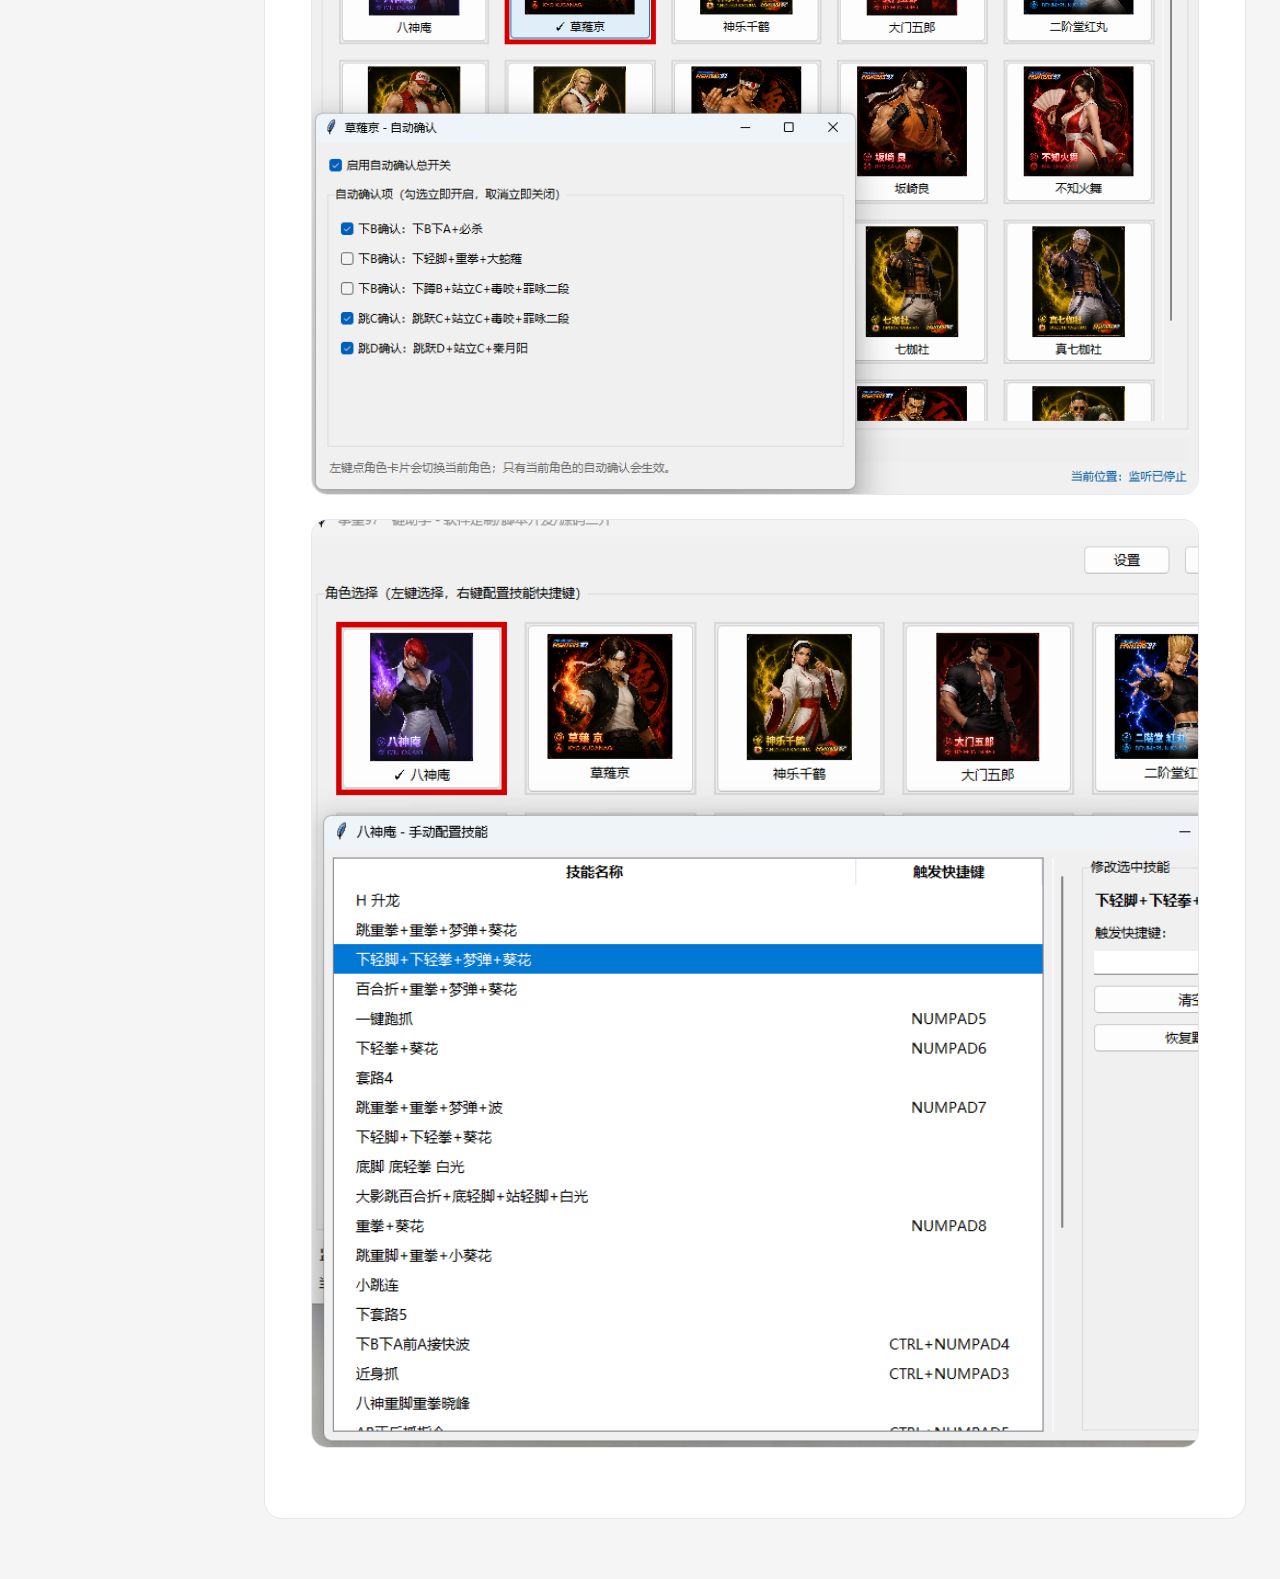
<file: pages/quanhuang97/index.html>
<!DOCTYPE html>
<html lang="zh-CN">

<head>
<meta charset="UTF-8">
<meta name="viewport" content="width=device-width, initial-scale=1.0">

<title>拳皇97辅助</title>

<link rel="stylesheet" href="../../assets/css/style.css">
</head>

<body>

<script src="../../assets/js/layout.js"></script>

<div class="main">

    <div class="page-card">

        <div class="page-label">
            KOF97 ASSIST TOOL
        </div>

        <h1 class="page-title">
            拳皇97辅助
        </h1>

        <h2 class="page-subtitle">
            格斗辅助 · 按键配置 · 连招设置 · 游戏体验优化
        </h2>

        <p class="page-desc">
            拳皇97辅助是一款针对经典格斗游戏《拳皇97》打造的辅助工具，
            支持快捷按键设置、操作优化、角色辅助配置等功能，
            帮助玩家更加方便地体验游戏操作。
        </p>

        <p class="page-desc">
            工具支持自定义快捷键设置、技能操作辅助、角色功能配置、
            游戏窗口适配等功能，适用于个人练习、操作测试以及游戏体验优化。
        </p>

        <p class="page-desc">
            同时支持功能定制开发，包括界面调整、快捷键扩展、
            游戏辅助功能开发等服务，具体功能以实际版本为准。
        </p>


        <div class="tag-list">
            <span>按键配置</span>
            <span>连招辅助</span>
            <span>角色设置</span>
            <span>操作优化</span>
            <span>功能定制</span>
        </div>


        <div class="btn-group">

            <a class="btn btn-dark"
               target="_blank"
               href="https://qm.qq.com/q/DRQgmuHIHu">
               加入QQ群下载
            </a>


            <a class="btn btn-light" href="#preview">
               查看截图
            </a>

        </div>


    </div>



    <div class="page-card" id="preview">


        <div class="section-label">
            SCREENSHOT
        </div>


        <h2 class="section-title">
            软件界面截图
        </h2>


        <p class="section-desc">
            以下为拳皇97辅助相关界面展示，
            包含软件主界面、角色设置、快捷键配置等功能预览。
        </p>


        <div class="img-grid">


            <img class="preview-img" 
            src="./f87014de60daf5746ce179a5548f77f4.png">


            <img class="preview-img" 
            src="./140cb5519bad798a2b7618a1004c8c23.png">


            <img class="preview-img" 
            src="./c1cc69f248502740f88a8793332deb9b.png">


        </div>


    </div>


</div>


</body>

</html>
</file>
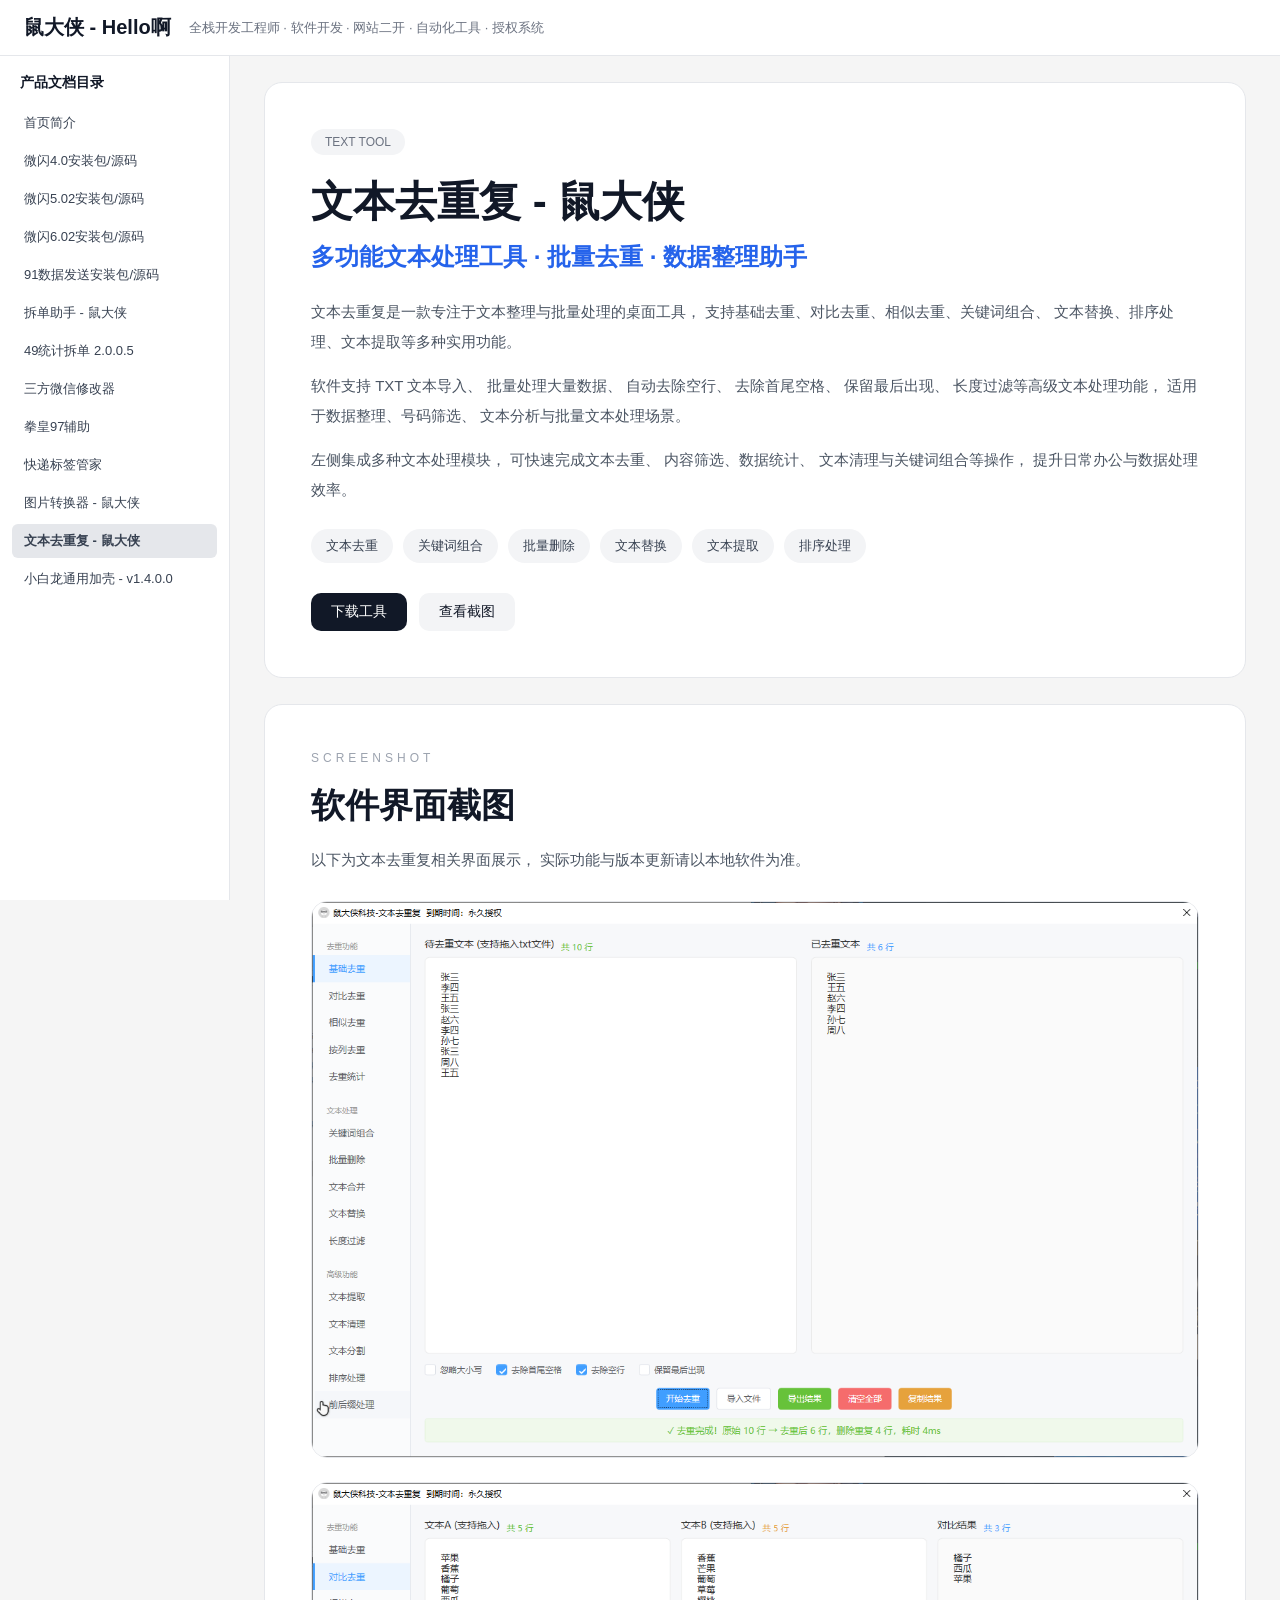
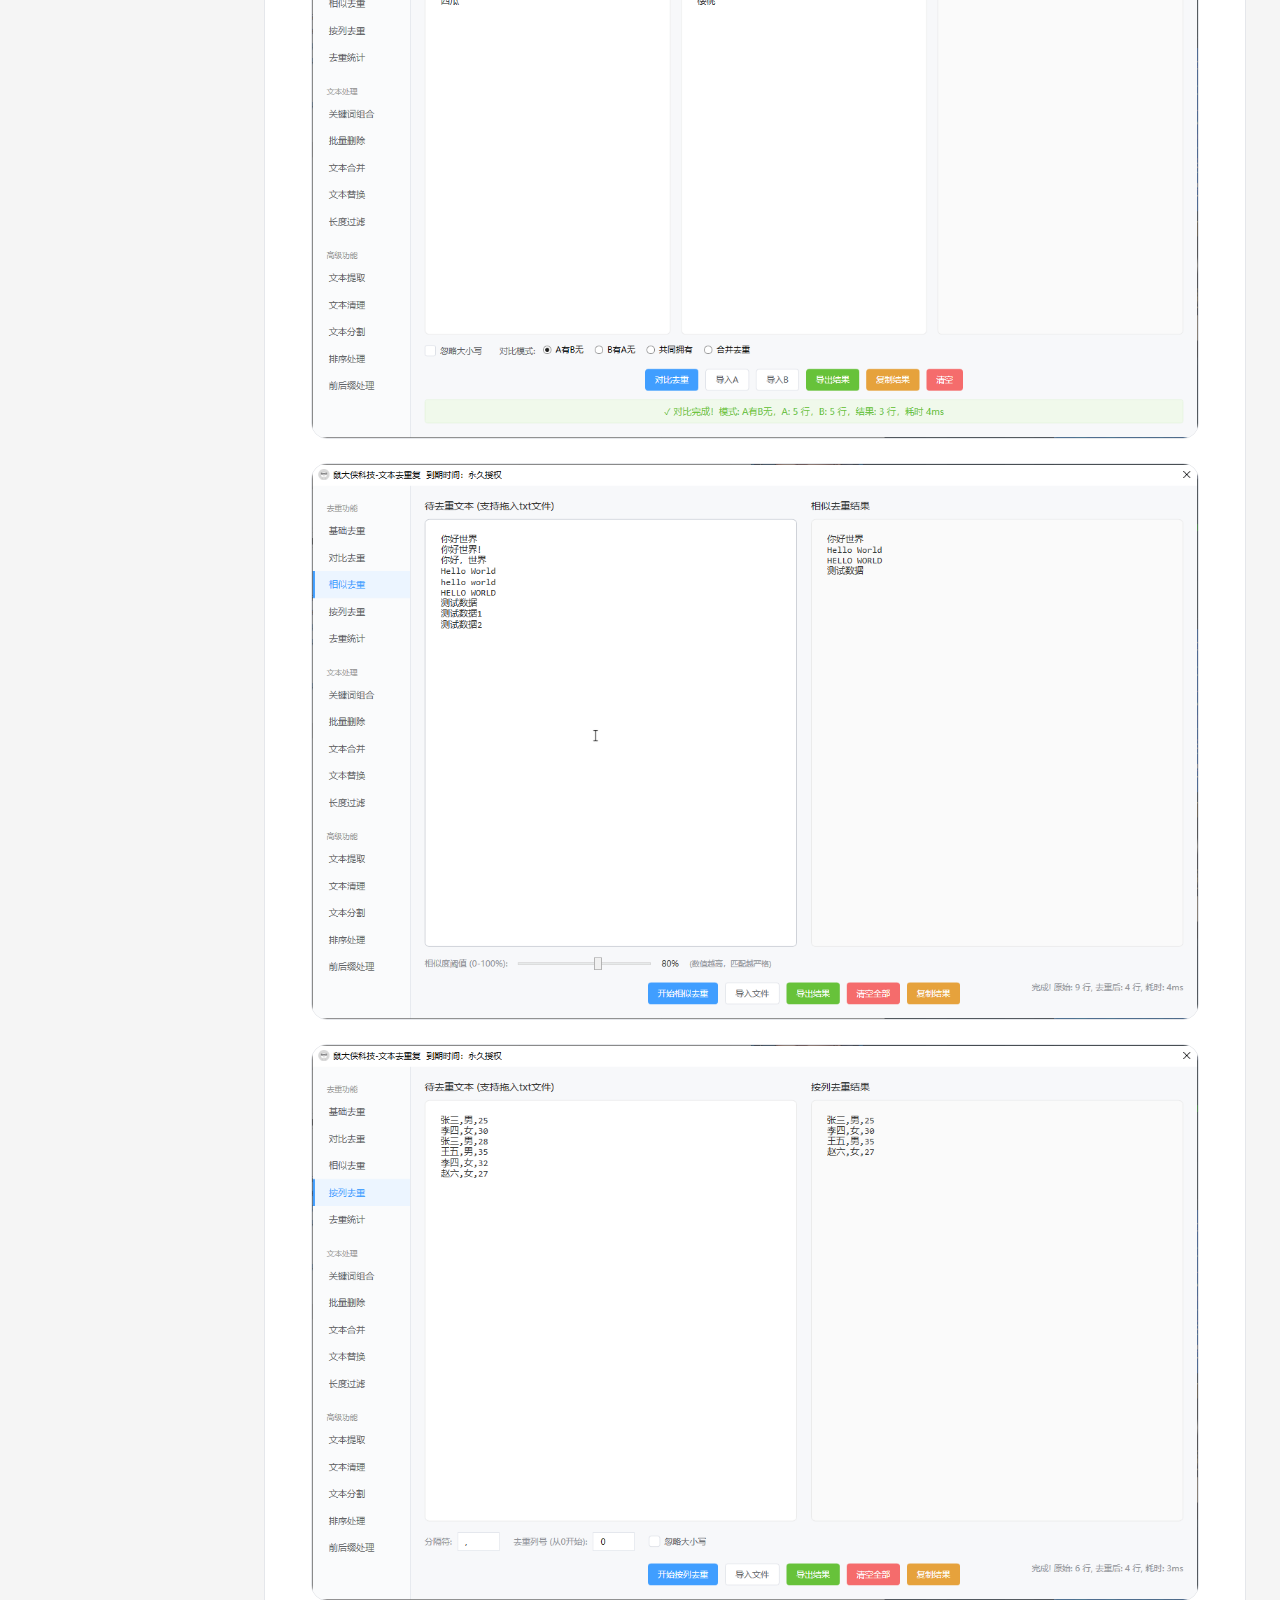
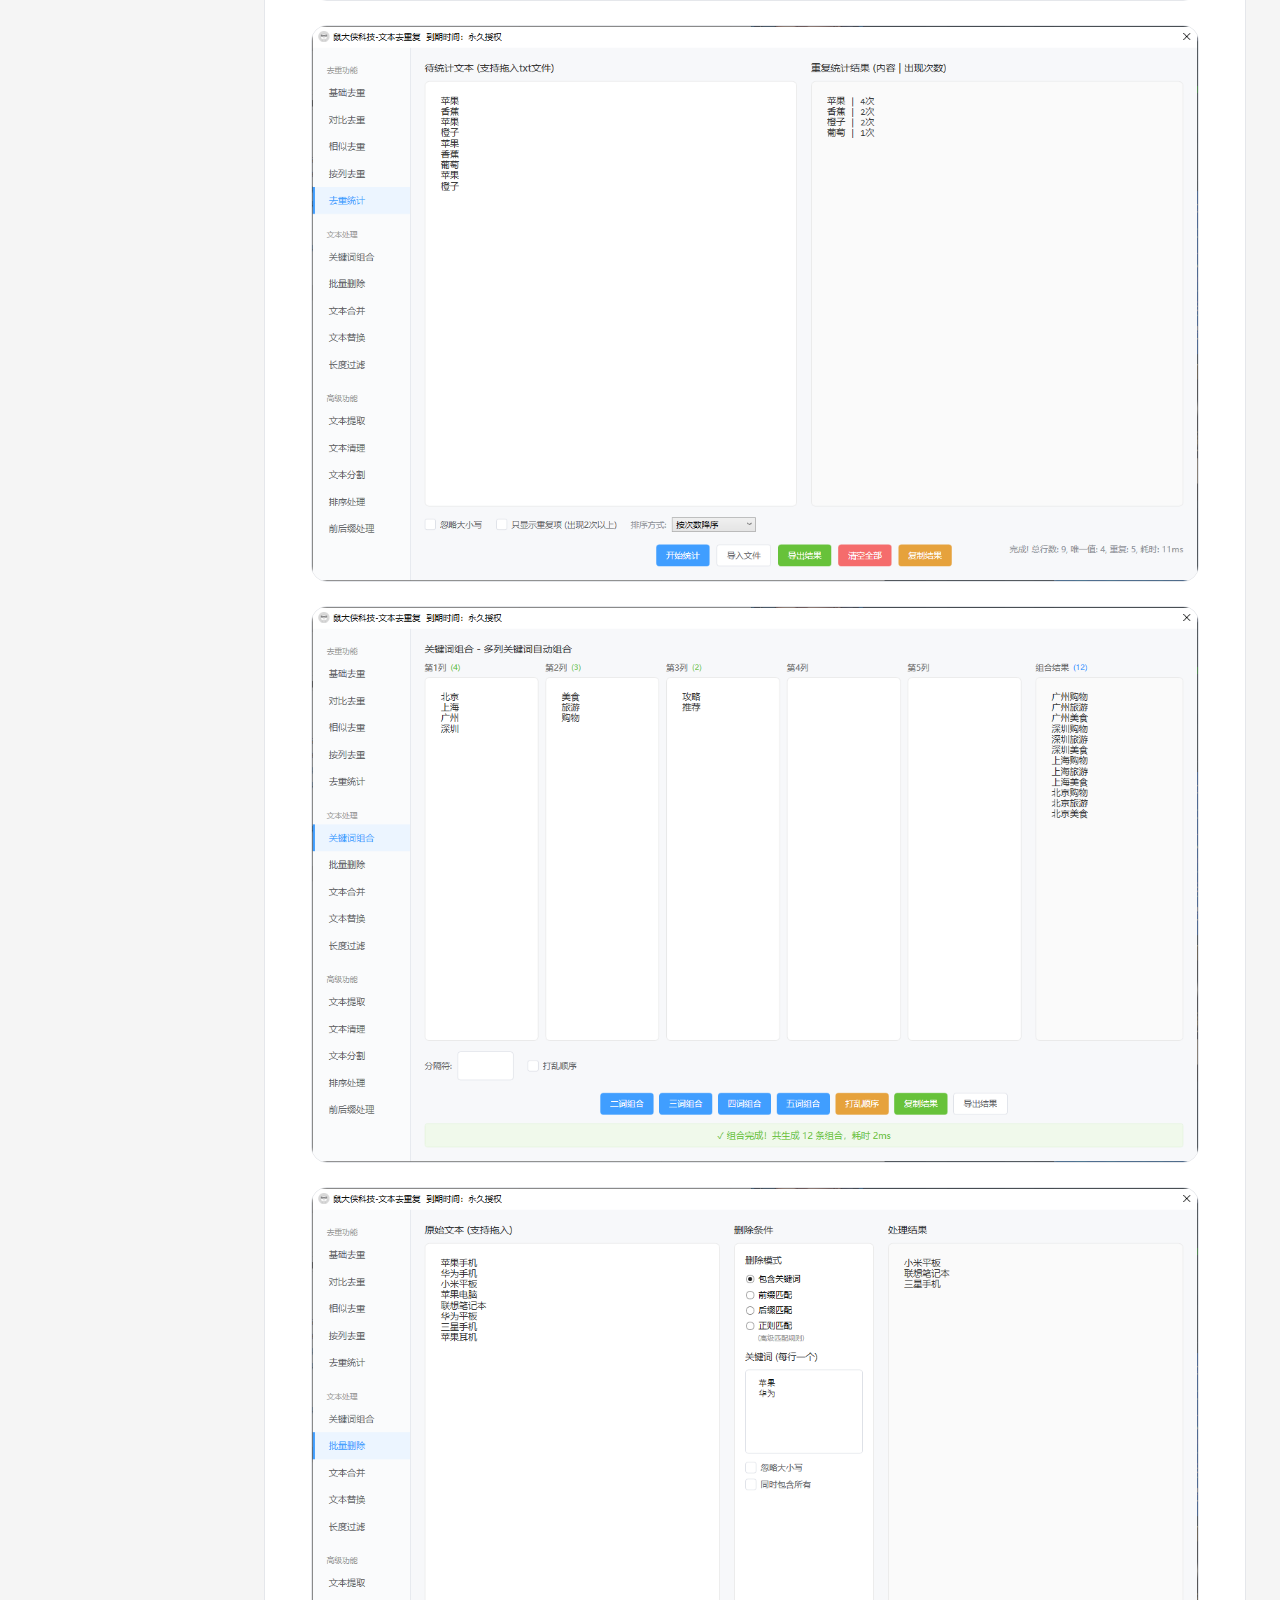
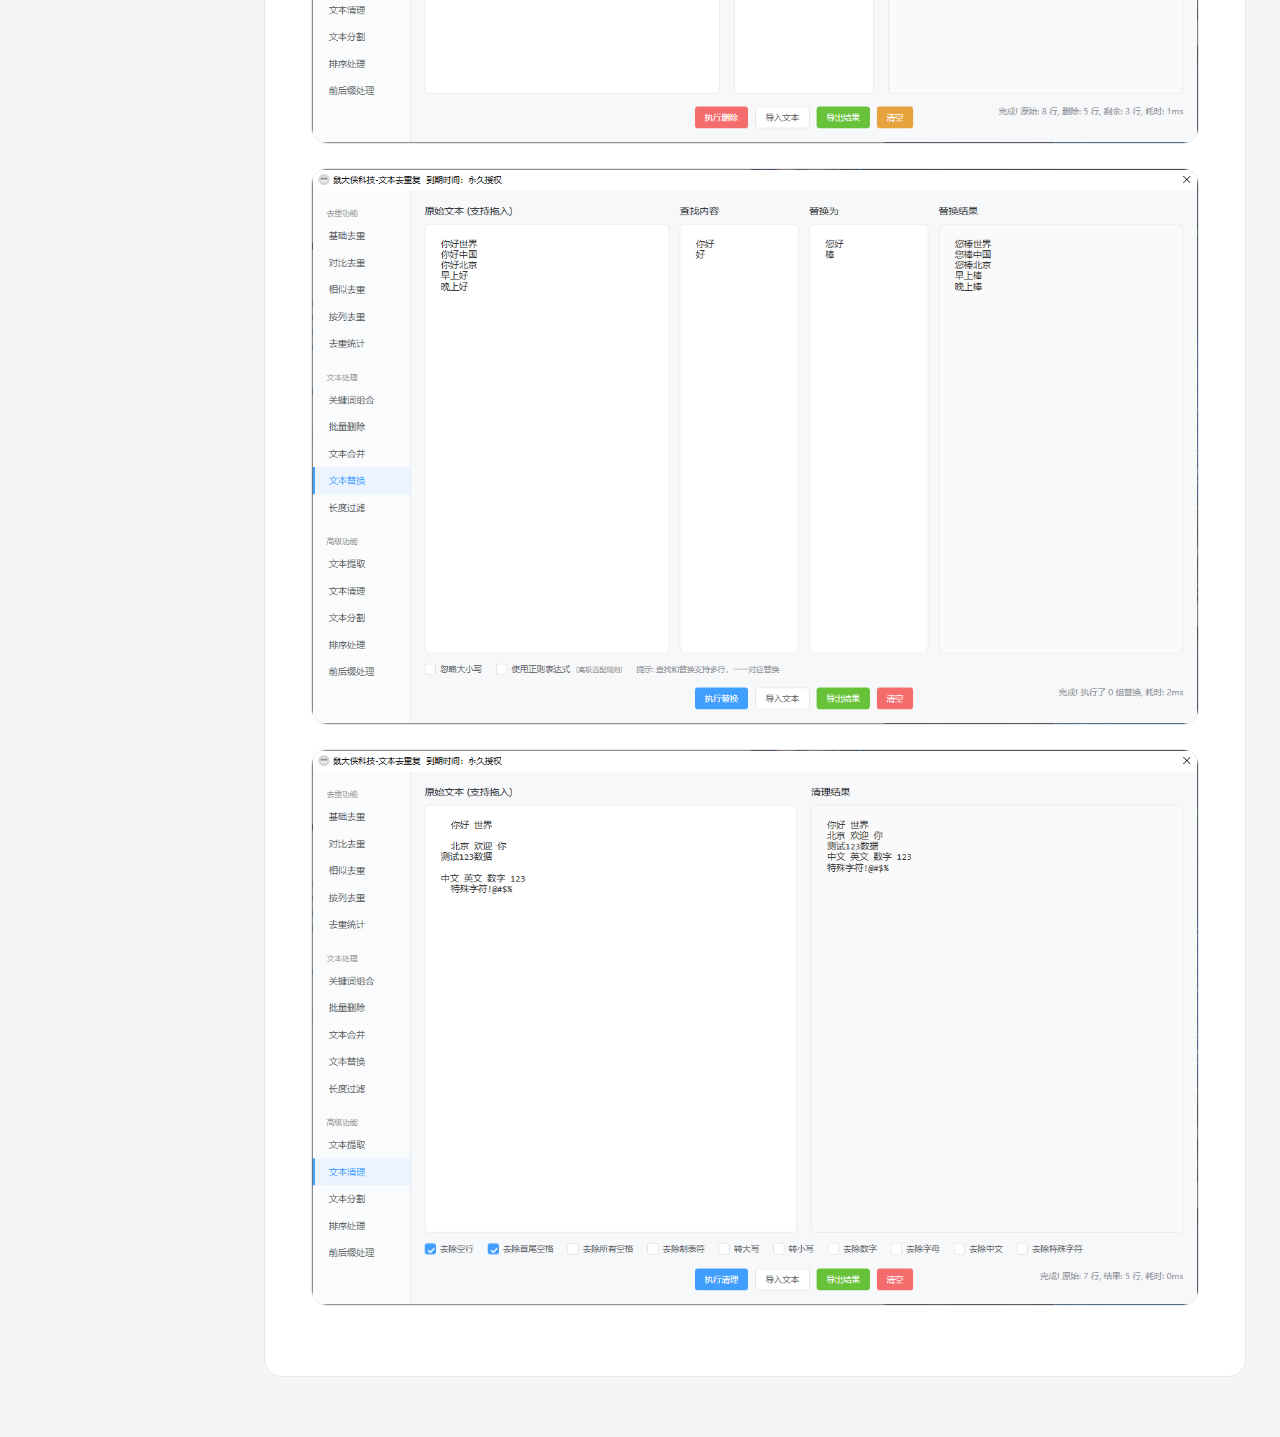
<file: pages/texttool/index.html>
<!DOCTYPE html>
<html lang="zh-CN">

<head>
<meta charset="UTF-8">
<meta name="viewport" content="width=device-width, initial-scale=1.0">

<title>文本去重复 - 鼠大侠</title>

<link rel="stylesheet" href="../../assets/css/style.css">

</head>

<body>

<script src="../../assets/js/layout.js"></script>

<div class="main">

    <!-- 顶部介绍 -->

    <div class="page-card">

        <div class="page-label">
            TEXT TOOL
        </div>

        <h1 class="page-title">
            文本去重复 - 鼠大侠
        </h1>

        <h2 class="page-subtitle">
            多功能文本处理工具 · 批量去重 · 数据整理助手
        </h2>

        <p class="page-desc">
            文本去重复是一款专注于文本整理与批量处理的桌面工具，
            支持基础去重、对比去重、相似去重、关键词组合、
            文本替换、排序处理、文本提取等多种实用功能。
        </p>

        <p class="page-desc">
            软件支持 TXT 文本导入、
            批量处理大量数据、
            自动去除空行、
            去除首尾空格、
            保留最后出现、
            长度过滤等高级文本处理功能，
            适用于数据整理、号码筛选、
            文本分析与批量文本处理场景。
        </p>

        <p class="page-desc">
            左侧集成多种文本处理模块，
            可快速完成文本去重、
            内容筛选、数据统计、
            文本清理与关键词组合等操作，
            提升日常办公与数据处理效率。
        </p>

        <div class="tag-list">

            <span>文本去重</span>
            <span>关键词组合</span>
            <span>批量删除</span>
            <span>文本替换</span>
            <span>文本提取</span>
            <span>排序处理</span>

        </div>

        <div class="btn-group">

            <a class="btn btn-dark"
               target="_blank"
               href="https://shudaxia.lanzn.com/iRYHl3fgyegj">
               下载工具
            </a>

            <a class="btn btn-light"
               href="#preview">
               查看截图
            </a>

        </div>

    </div>

    <!-- 截图 -->

    <div class="page-card" id="preview">

        <div class="section-label">
            SCREENSHOT
        </div>

        <h2 class="section-title">
            软件界面截图
        </h2>

        <p class="section-desc">
            以下为文本去重复相关界面展示，
            实际功能与版本更新请以本地软件为准。
        </p>

        <div class="img-grid">

            <img class="preview-img"
                 src="./843c16f212211adcfb2be9c7dc469cb.png">

            <img class="preview-img"
                 src="./0b0a5051d2b8a69fb4aec677ed1a4b1.png">

            <img class="preview-img"
                 src="./1481614e1c31b26dc3717e4f041d590.png">

            <img class="preview-img"
                 src="./ff33f1fe9d0edf37094de0ef0e65216.png">

            <img class="preview-img"
                 src="./28a1bec451ff1a4ef317115bd5721cd.png">

            <img class="preview-img"
                 src="./97a6dd230da3852dd0f3b4eedbbf6ba.png">

            <img class="preview-img"
                 src="./a6c4a98da98c81d7f5a025e3cddf024.png">

            <img class="preview-img"
                 src="./5df0789c5707f4e0c3c3a4c0a0fb3e3.png">

            <img class="preview-img"
                 src="./6b506942ebf04a52084739ed7d21b7f.png">

        </div>

    </div>

</div>

</body>

</html>
</file>
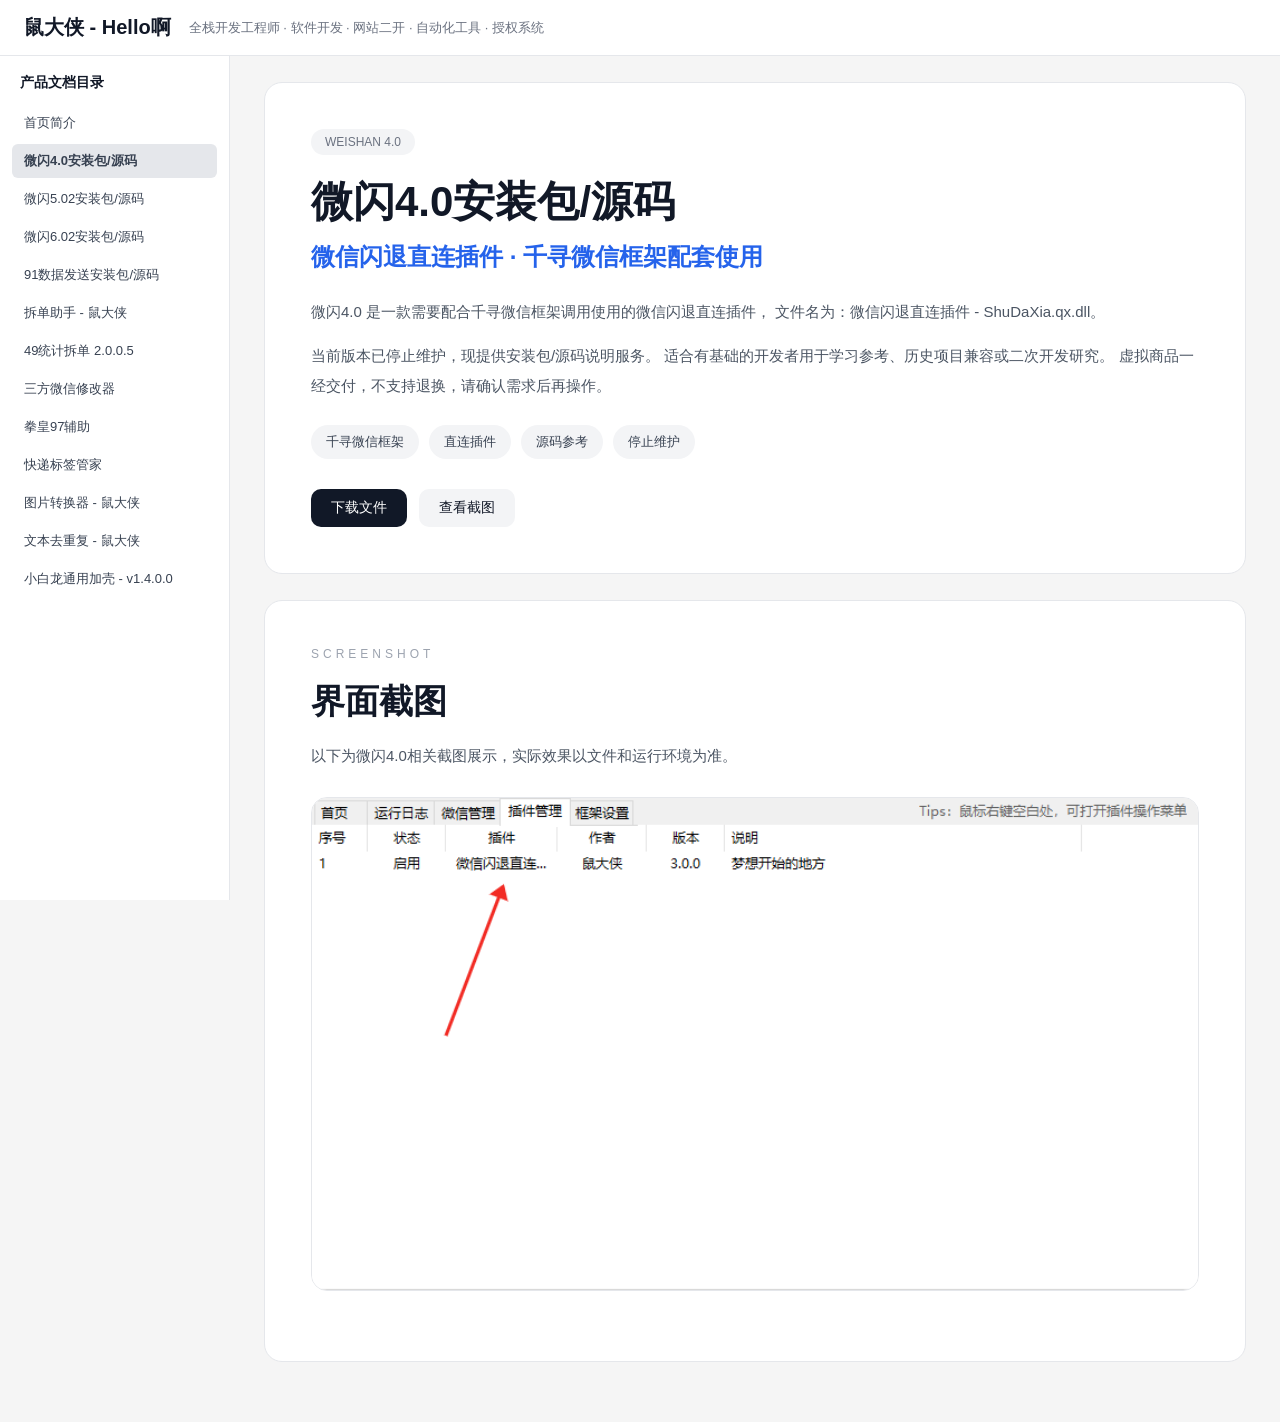
<file: pages/ws40/index.html>
<!DOCTYPE html>
<html lang="zh-CN">
<head>
<meta charset="UTF-8">
<meta name="viewport" content="width=device-width, initial-scale=1.0">
<title>微闪4.0安装包/源码 - 鼠大侠</title>
<link rel="stylesheet" href="../../assets/css/style.css">
</head>

<body>

<script src="../../assets/js/layout.js"></script>

<div class="main">

    <div class="page-card">

        <div class="page-label">WEISHAN 4.0</div>

        <h1 class="page-title">微闪4.0安装包/源码</h1>

        <h2 class="page-subtitle">微信闪退直连插件 · 千寻微信框架配套使用</h2>

        <p class="page-desc">
            微闪4.0 是一款需要配合千寻微信框架调用使用的微信闪退直连插件，
            文件名为：微信闪退直连插件 - ShuDaXia.qx.dll。
        </p>

        <p class="page-desc">
            当前版本已停止维护，现提供安装包/源码说明服务。
            适合有基础的开发者用于学习参考、历史项目兼容或二次开发研究。
            虚拟商品一经交付，不支持退换，请确认需求后再操作。
        </p>

        <div class="tag-list">
            <span>千寻微信框架</span>
            <span>直连插件</span>
            <span>源码参考</span>
            <span>停止维护</span>
        </div>

        <div class="btn-group">
            <a class="btn btn-dark" href="./微信闪退直连插件 - ShuDaXia.qx.dll">下载文件</a>
            <a class="btn btn-light" href="#preview">查看截图</a>
        </div>

    </div>

    <div class="page-card" id="preview">

        <div class="section-label">SCREENSHOT</div>

        <h2 class="section-title">界面截图</h2>

        <p class="section-desc">
            以下为微闪4.0相关截图展示，实际效果以文件和运行环境为准。
        </p>

        <img class="preview-img" src="./76b3545325be9fa6ff7901bc5b852ec.png">

    </div>

</div>

</body>
</html>
</file>
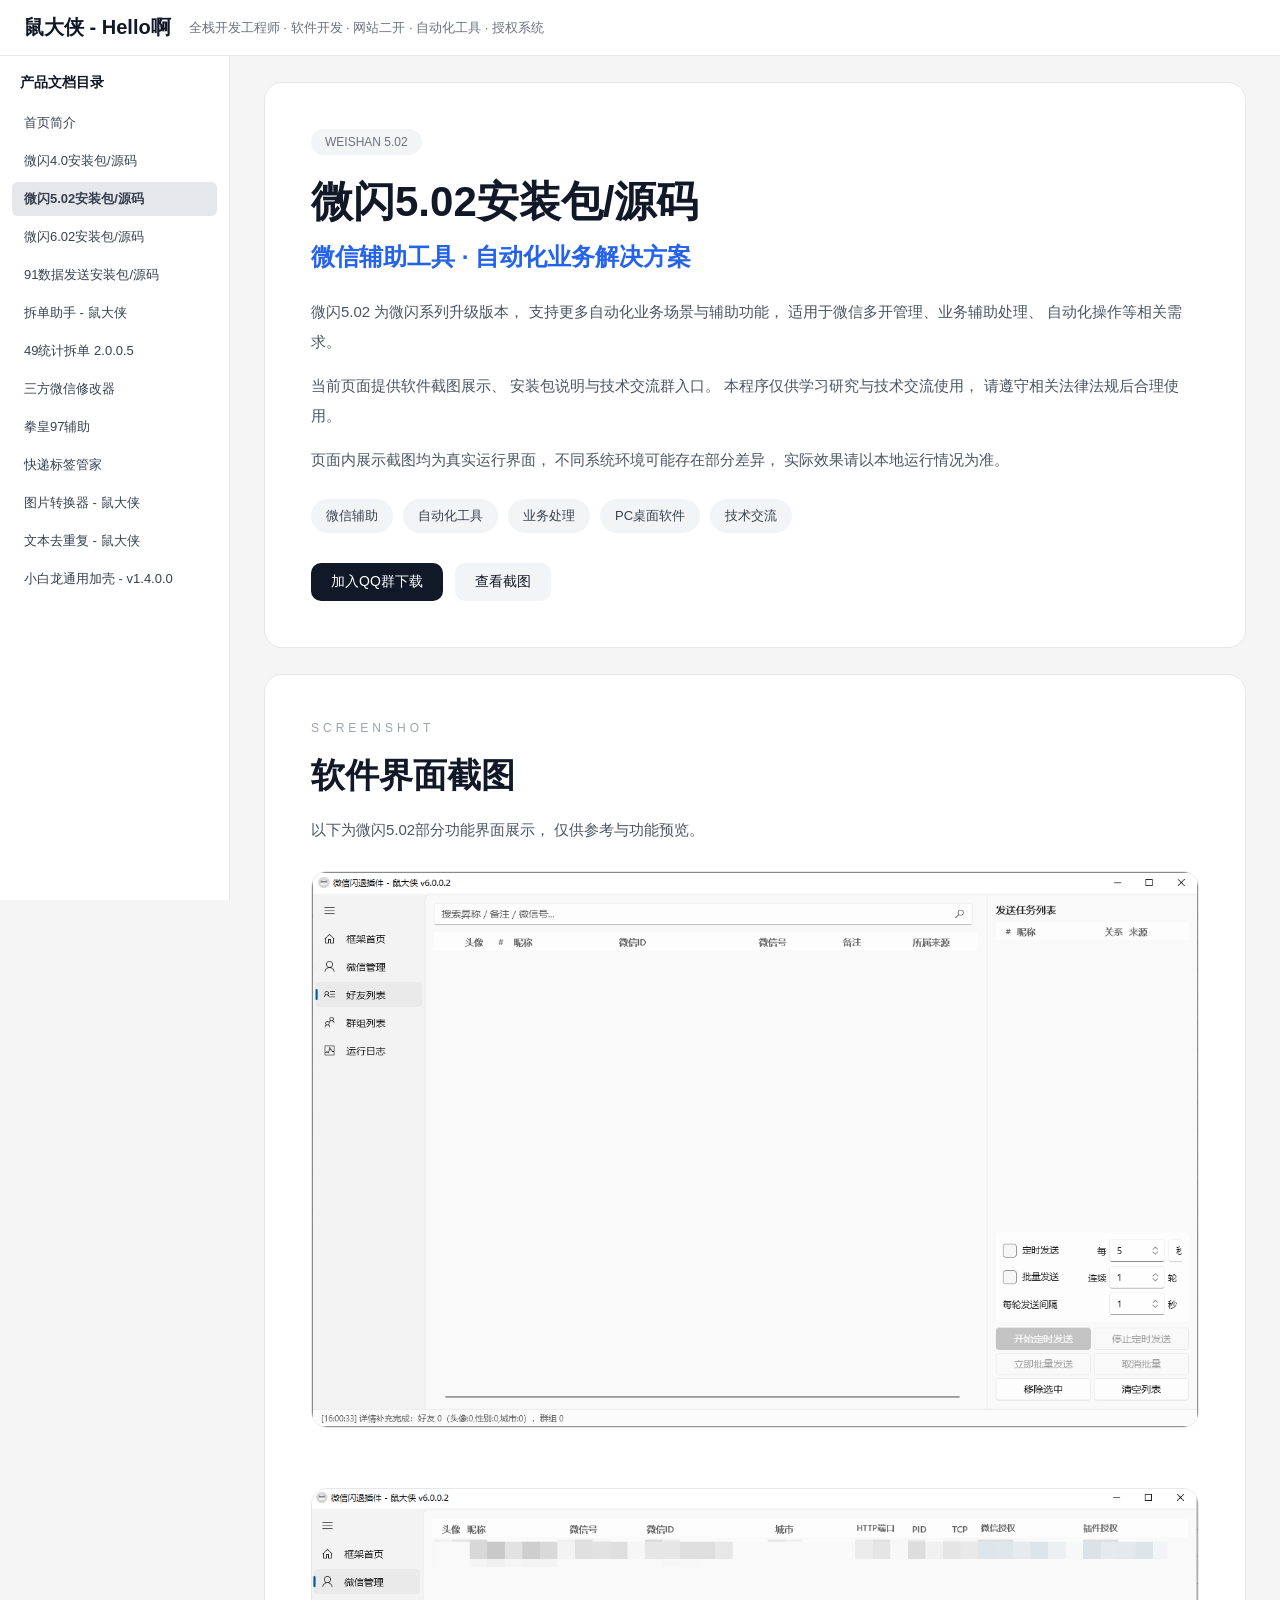
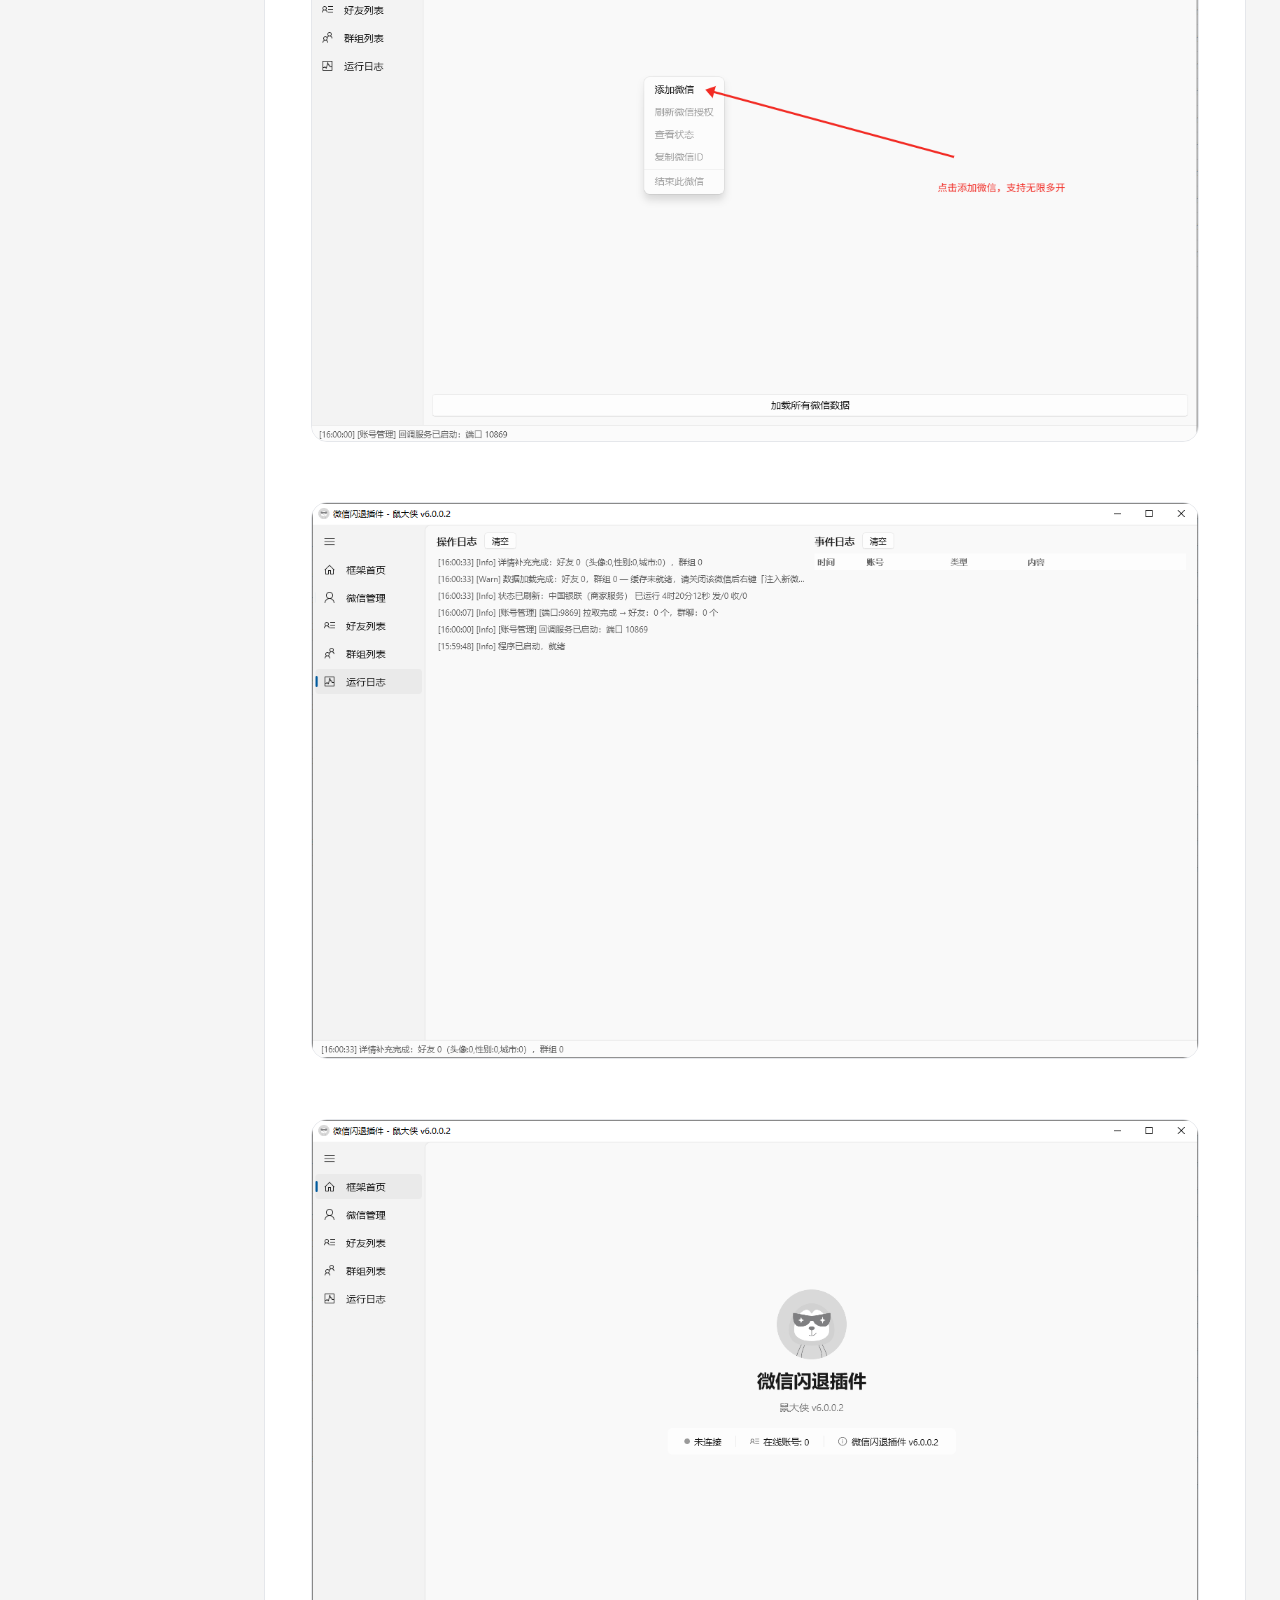
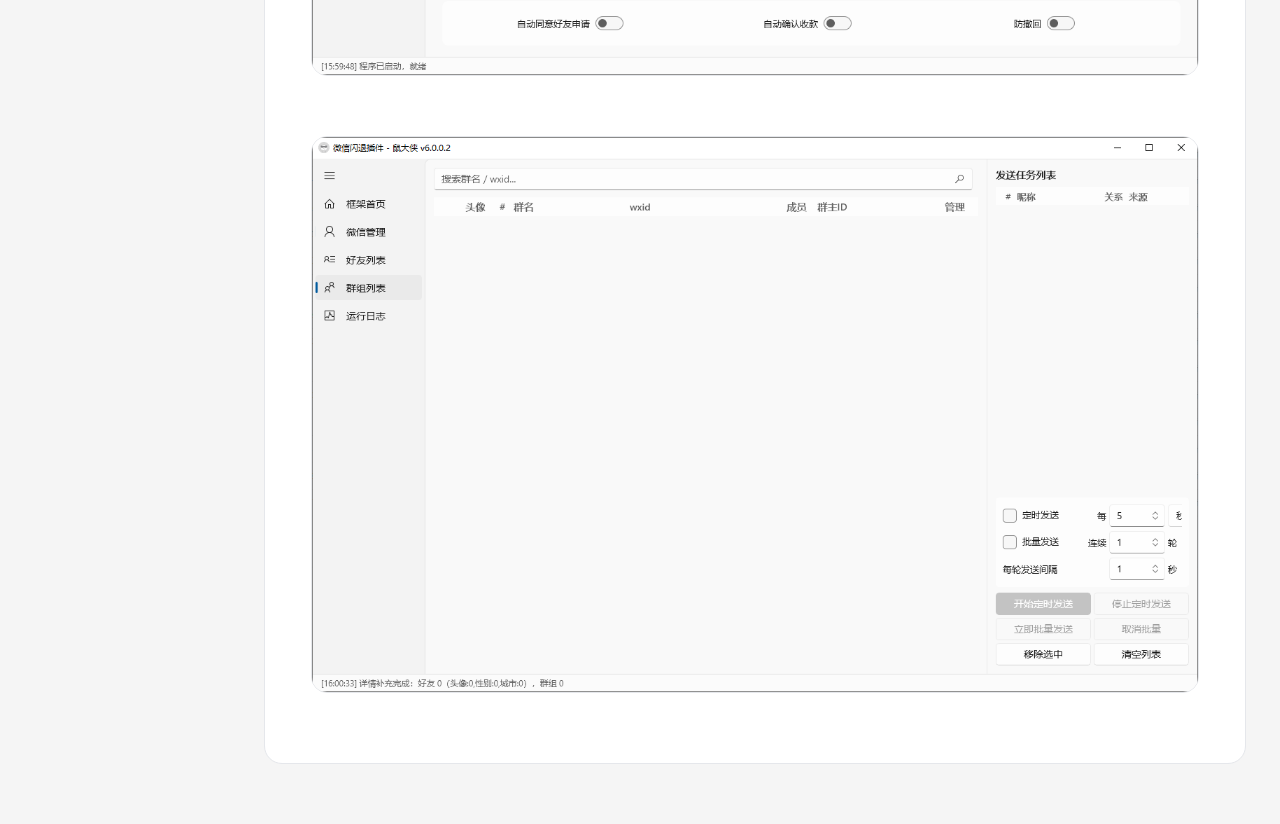
<file: pages/ws502/index.html>
<!DOCTYPE html>
<html lang="zh-CN">

<head>
<meta charset="UTF-8">
<meta name="viewport" content="width=device-width, initial-scale=1.0">

<title>微闪5.02安装包/源码 - 鼠大侠</title>

<link rel="stylesheet" href="../../assets/css/style.css">

</head>

<body>

<script src="../../assets/js/layout.js"></script>

<div class="main">

    <!-- 顶部介绍 -->

    <div class="page-card">

        <div class="page-label">
            WEISHAN 5.02
        </div>

        <h1 class="page-title">
            微闪5.02安装包/源码
        </h1>

        <h2 class="page-subtitle">
            微信辅助工具 · 自动化业务解决方案
        </h2>

        <p class="page-desc">
            微闪5.02 为微闪系列升级版本，
            支持更多自动化业务场景与辅助功能，
            适用于微信多开管理、业务辅助处理、
            自动化操作等相关需求。
        </p>

        <p class="page-desc">
            当前页面提供软件截图展示、
            安装包说明与技术交流群入口。
            本程序仅供学习研究与技术交流使用，
            请遵守相关法律法规后合理使用。
        </p>

        <p class="page-desc">
            页面内展示截图均为真实运行界面，
            不同系统环境可能存在部分差异，
            实际效果请以本地运行情况为准。
        </p>

        <div class="tag-list">

            <span>微信辅助</span>
            <span>自动化工具</span>
            <span>业务处理</span>
            <span>PC桌面软件</span>
            <span>技术交流</span>

        </div>

        <div class="btn-group">

            <a class="btn btn-dark"
               target="_blank"
               href="https://qm.qq.com/q/zd4eDZ3joc">
               加入QQ群下载
            </a>

            <a class="btn btn-light"
               href="#preview">
               查看截图
            </a>

        </div>

    </div>

    <!-- 截图展示 -->

    <div class="page-card" id="preview">

        <div class="section-label">
            SCREENSHOT
        </div>

        <h2 class="section-title">
            软件界面截图
        </h2>

        <p class="section-desc">
            以下为微闪5.02部分功能界面展示，
            仅供参考与功能预览。
        </p>

        <img class="preview-img"
             src="./820fa0e7857ecb832c034ae266deaa5.png">

        <br><br>

        <img class="preview-img"
             src="./9347f57f9ac86d05a36eb05cadb9746.png">

        <br><br>

        <img class="preview-img"
             src="./ab71a91fbb193dc013a5429a7e29426.png">

        <br><br>

        <img class="preview-img"
             src="./b18cd5209b93ef3ec6124f800da854a.png">

        <br><br>

        <img class="preview-img"
             src="./ee396d1b3e32cbe03547106a3dac62d.png">

    </div>

</div>

</body>
</html>
</file>
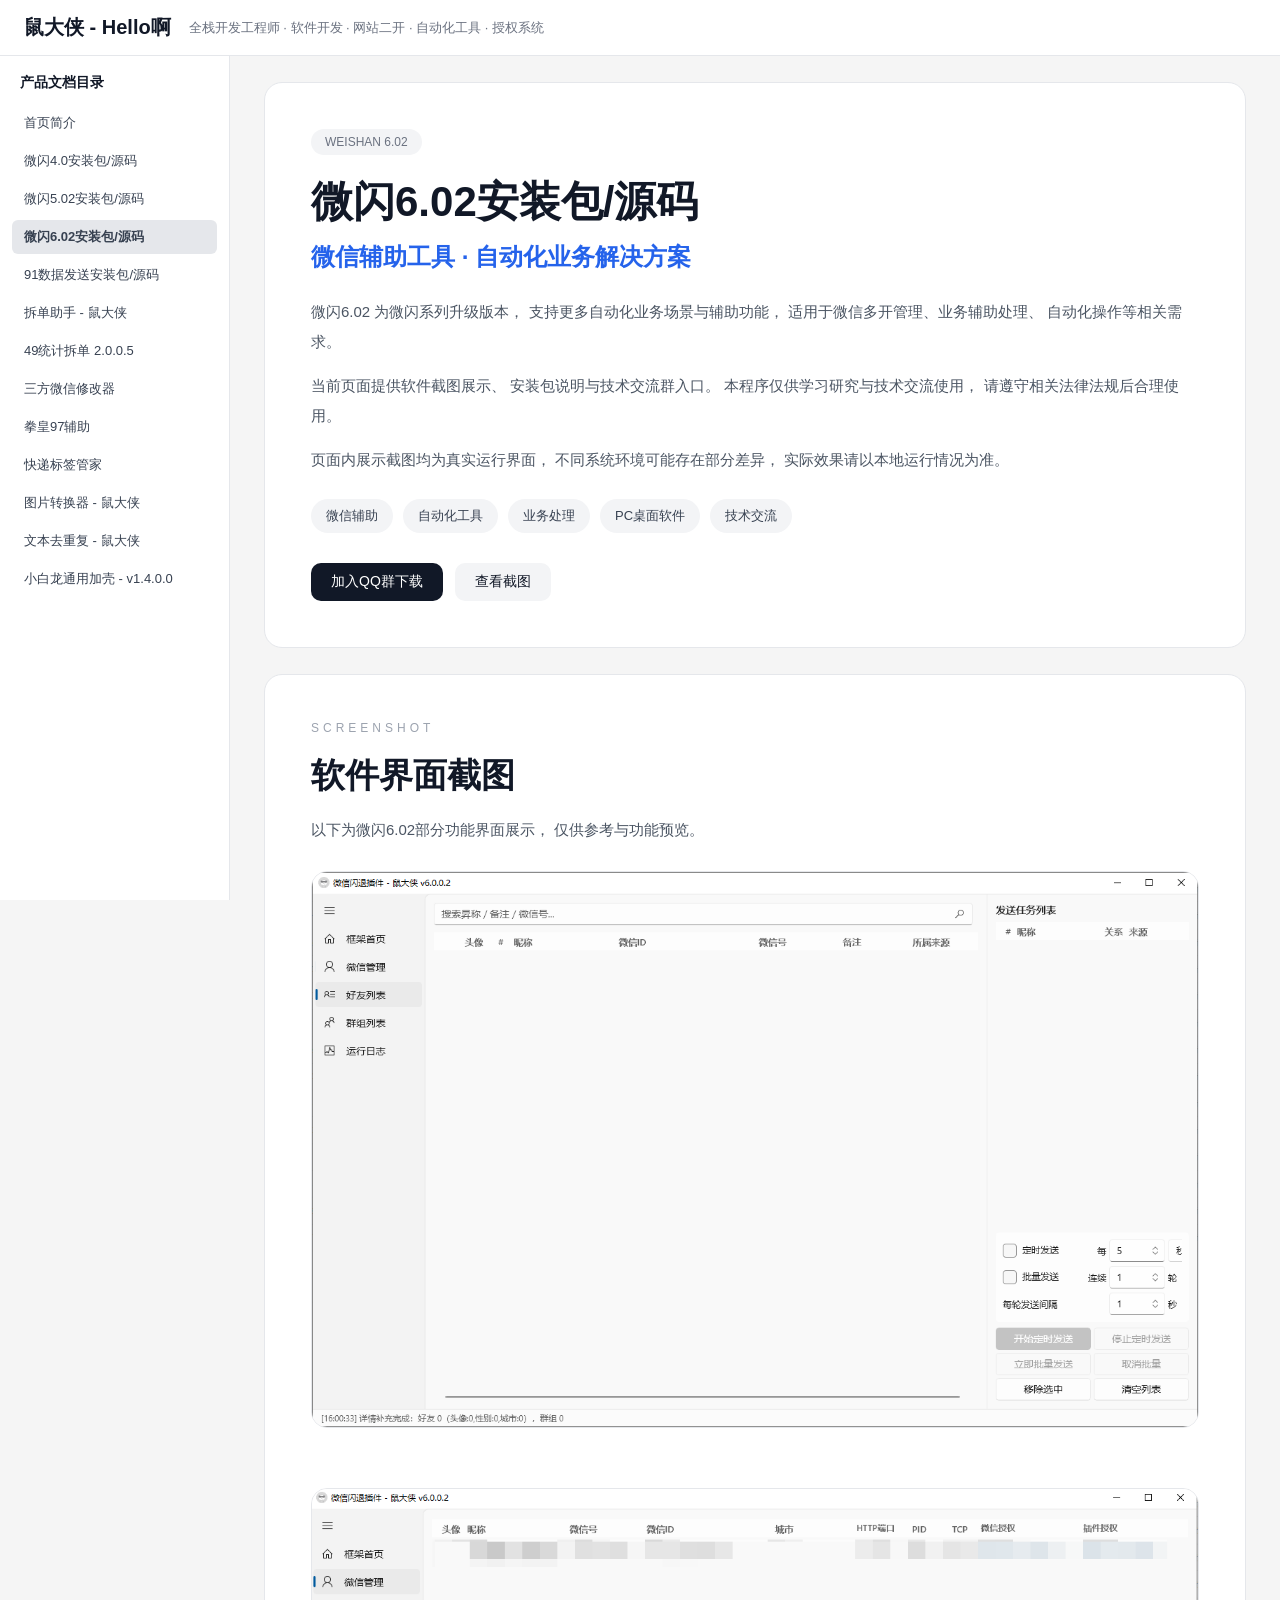
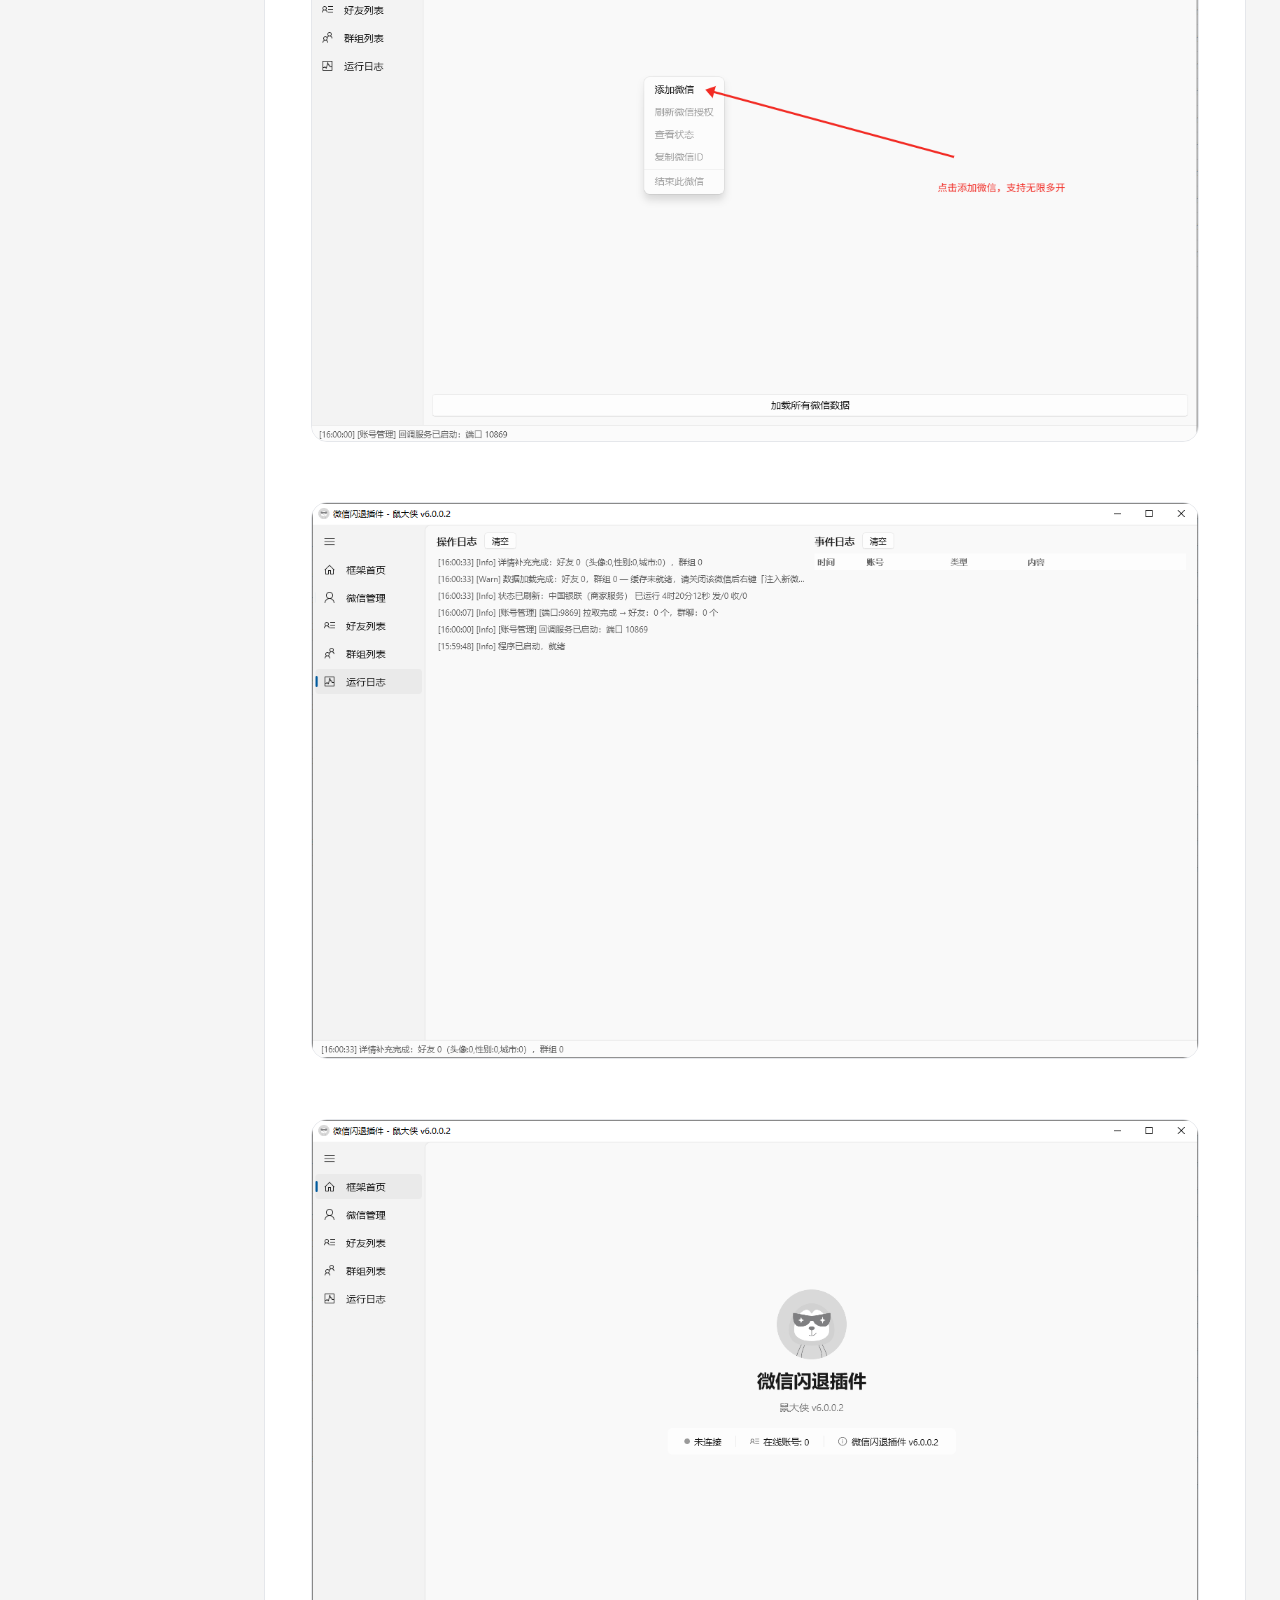
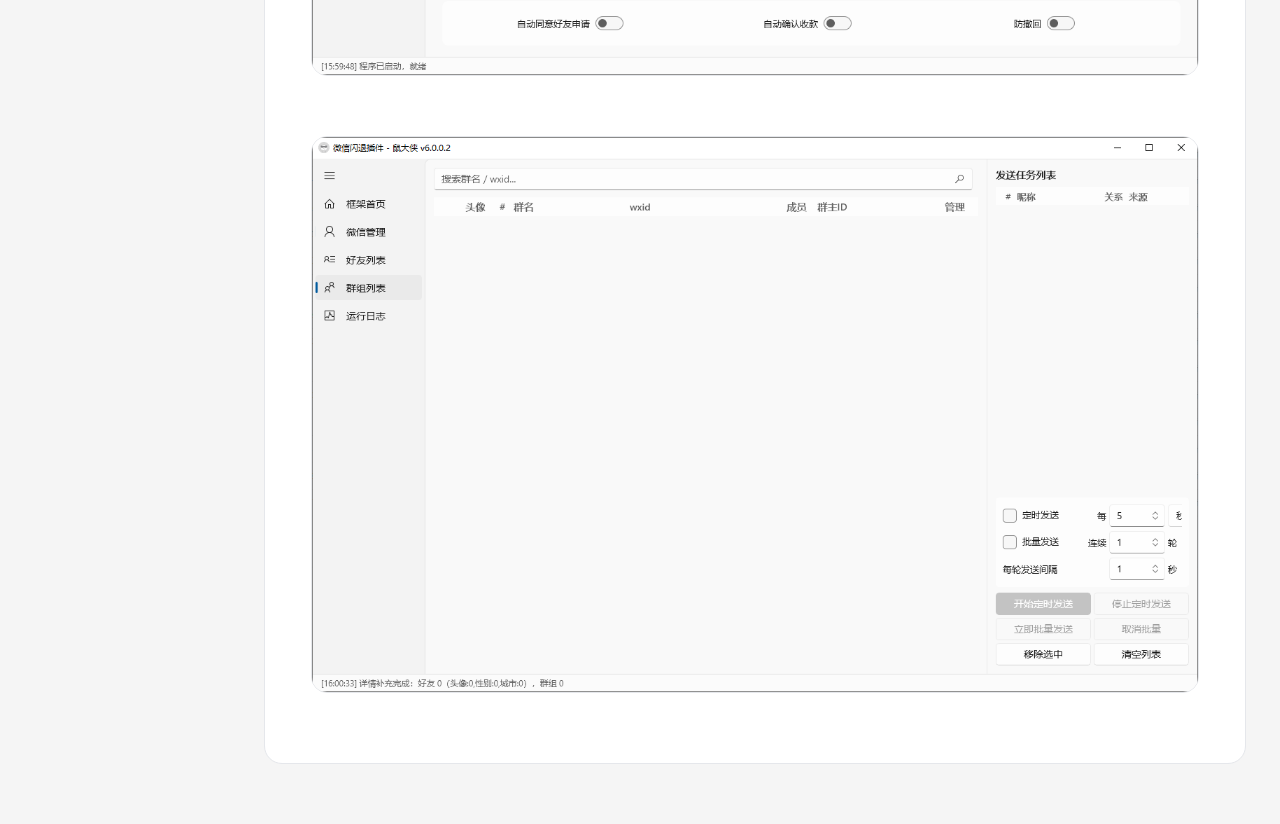
<file: pages/ws602/index.html>
<!DOCTYPE html>
<html lang="zh-CN">

<head>
<meta charset="UTF-8">
<meta name="viewport" content="width=device-width, initial-scale=1.0">

<title>微闪6.02安装包/源码 - 鼠大侠</title>

<link rel="stylesheet" href="../../assets/css/style.css">

</head>

<body>

<script src="../../assets/js/layout.js"></script>

<div class="main">

    <!-- 顶部介绍 -->

    <div class="page-card">

        <div class="page-label">
            WEISHAN 6.02
        </div>

        <h1 class="page-title">
            微闪6.02安装包/源码
        </h1>

        <h2 class="page-subtitle">
            微信辅助工具 · 自动化业务解决方案
        </h2>

        <p class="page-desc">
            微闪6.02 为微闪系列升级版本，
            支持更多自动化业务场景与辅助功能，
            适用于微信多开管理、业务辅助处理、
            自动化操作等相关需求。
        </p>

        <p class="page-desc">
            当前页面提供软件截图展示、
            安装包说明与技术交流群入口。
            本程序仅供学习研究与技术交流使用，
            请遵守相关法律法规后合理使用。
        </p>

        <p class="page-desc">
            页面内展示截图均为真实运行界面，
            不同系统环境可能存在部分差异，
            实际效果请以本地运行情况为准。
        </p>

        <div class="tag-list">

            <span>微信辅助</span>
            <span>自动化工具</span>
            <span>业务处理</span>
            <span>PC桌面软件</span>
            <span>技术交流</span>

        </div>

        <div class="btn-group">

            <a class="btn btn-dark"
               target="_blank"
               href="https://qm.qq.com/q/zd4eDZ3joc">
               加入QQ群下载
            </a>

            <a class="btn btn-light"
               href="#preview">
               查看截图
            </a>

        </div>

    </div>

    <!-- 截图展示 -->

    <div class="page-card" id="preview">

        <div class="section-label">
            SCREENSHOT
        </div>

        <h2 class="section-title">
            软件界面截图
        </h2>

        <p class="section-desc">
            以下为微闪6.02部分功能界面展示，
            仅供参考与功能预览。
        </p>

        <img class="preview-img"
             src="./820fa0e7857ecb832c034ae266deaa5.png">

        <br><br>

        <img class="preview-img"
             src="./9347f57f9ac86d05a36eb05cadb9746.png">

        <br><br>

        <img class="preview-img"
             src="./ab71a91fbb193dc013a5429a7e29426.png">

        <br><br>

        <img class="preview-img"
             src="./b18cd5209b93ef3ec6124f800da854a.png">

        <br><br>

        <img class="preview-img"
             src="./ee396d1b3e32cbe03547106a3dac62d.png">

    </div>

</div>

</body>
</html>
</file>
<file: assets/css/style.css>
*{margin:0;padding:0;box-sizing:border-box}

body{
    background:#f5f5f5;
    color:#111827;
    font-family:-apple-system,BlinkMacSystemFont,"Segoe UI","Microsoft YaHei",Arial,sans-serif;
}

a{text-decoration:none;color:inherit}

.header{
    position:fixed;
    top:0;left:0;right:0;
    height:56px;
    background:#fff;
    border-bottom:1px solid #e5e7eb;
    display:flex;
    align-items:center;
    padding:0 24px;
    z-index:1000;
}

.logo{font-size:20px;font-weight:800;margin-right:18px}
.header-desc{font-size:13px;color:#6b7280}

.sidebar{
    position:fixed;
    top:56px;left:0;bottom:0;
    width:230px;
    background:#fff;
    border-right:1px solid #e5e7eb;
    padding:18px 12px;
}

.menu-title{font-size:14px;font-weight:700;margin-bottom:14px;padding-left:8px}

.menu a{
    display:block;
    height:34px;
    line-height:34px;
    padding:0 12px;
    border-radius:6px;
    font-size:13px;
    color:#374151;
    margin-bottom:4px;
}

.menu a:hover{background:#f3f4f6}
.menu a.active{background:#e5e7eb;font-weight:600}

.main{
    margin-left:230px;
    padding:82px 34px 34px;
}

.page-card{
    background:#fff;
    border:1px solid #e5e7eb;
    border-radius:18px;
    padding:46px;
    margin-bottom:26px;
}

.page-label{
    display:inline-block;
    padding:6px 14px;
    background:#f3f4f6;
    color:#6b7280;
    border-radius:999px;
    font-size:12px;
    margin-bottom:22px;
}

.page-title{
    font-size:42px;
    line-height:1.2;
    font-weight:800;
    margin-bottom:14px;
}

.page-subtitle{
    font-size:24px;
    color:#2563eb;
    font-weight:700;
    margin-bottom:24px;
}

.page-desc{
    max-width:1000px;
    font-size:15px;
    line-height:2;
    color:#4b5563;
    margin-bottom:14px;
}

.tag-list{
    display:flex;
    flex-wrap:wrap;
    gap:10px;
    margin-top:24px;
}

.tag-list span{
    background:#f3f4f6;
    color:#374151;
    padding:8px 15px;
    border-radius:999px;
    font-size:13px;
}

.btn-group{
    display:flex;
    flex-wrap:wrap;
    gap:12px;
    margin-top:30px;
}

.btn{
    height:38px;
    padding:0 20px;
    border-radius:10px;
    display:inline-flex;
    align-items:center;
    justify-content:center;
    font-size:14px;
}

.btn-dark{background:#111827;color:#fff}
.btn-light{background:#f3f4f6;color:#111827}

.section-label{
    font-size:12px;
    color:#9ca3af;
    letter-spacing:4px;
    margin-bottom:18px;
}

.section-title{
    font-size:34px;
    font-weight:800;
    margin-bottom:16px;
}

.section-desc{
    font-size:15px;
    color:#4b5563;
    line-height:2;
    margin-bottom:26px;
}

.preview-img{
    width:100%;
    max-width:980px;
    border-radius:16px;
    border:1px solid #e5e7eb;
    display:block;
    margin-bottom:24px;
}

/* 首页卡片网格 */
.home-grid{
    display:grid;
    grid-template-columns:repeat(auto-fit,minmax(260px,1fr));
    gap:20px;
    margin-top:28px;
}

.home-item{
    background:#fafafa;
    border:1px solid #e5e7eb;
    border-radius:16px;
    padding:24px;
    min-height:130px;
}

.home-item h3{
    font-size:18px;
    font-weight:800;
    color:#111827;
    margin-bottom:12px;
}

.home-item p{
    font-size:14px;
    color:#4b5563;
    line-height:1.9;
}

@media(max-width:768px){
    .header{
        height:auto;
        padding:12px 16px;
        flex-direction:column;
        align-items:flex-start;
    }

    .logo{
        font-size:18px;
        margin-bottom:4px;
    }

    .header-desc{
        font-size:12px;
        line-height:1.6;
    }

    .sidebar{
        position:relative;
        top:auto;
        width:100%;
        border-right:none;
        border-bottom:1px solid #e5e7eb;
        margin-top:76px;
    }

    .menu{
        display:flex;
        overflow-x:auto;
        gap:8px;
    }

    .menu a{
        white-space:nowrap;
        background:#f9fafb;
    }

    .main{
        margin-left:0;
        padding:18px;
    }

    .page-card{
        padding:26px;
        border-radius:14px;
    }

    .page-title{font-size:30px}
    .page-subtitle{font-size:20px}
    .section-title{font-size:26px}

    .home-grid{
        grid-template-columns:1fr;
        gap:14px;
    }

    .home-item{
        min-height:auto;
        padding:20px;
    }
}
</file>
